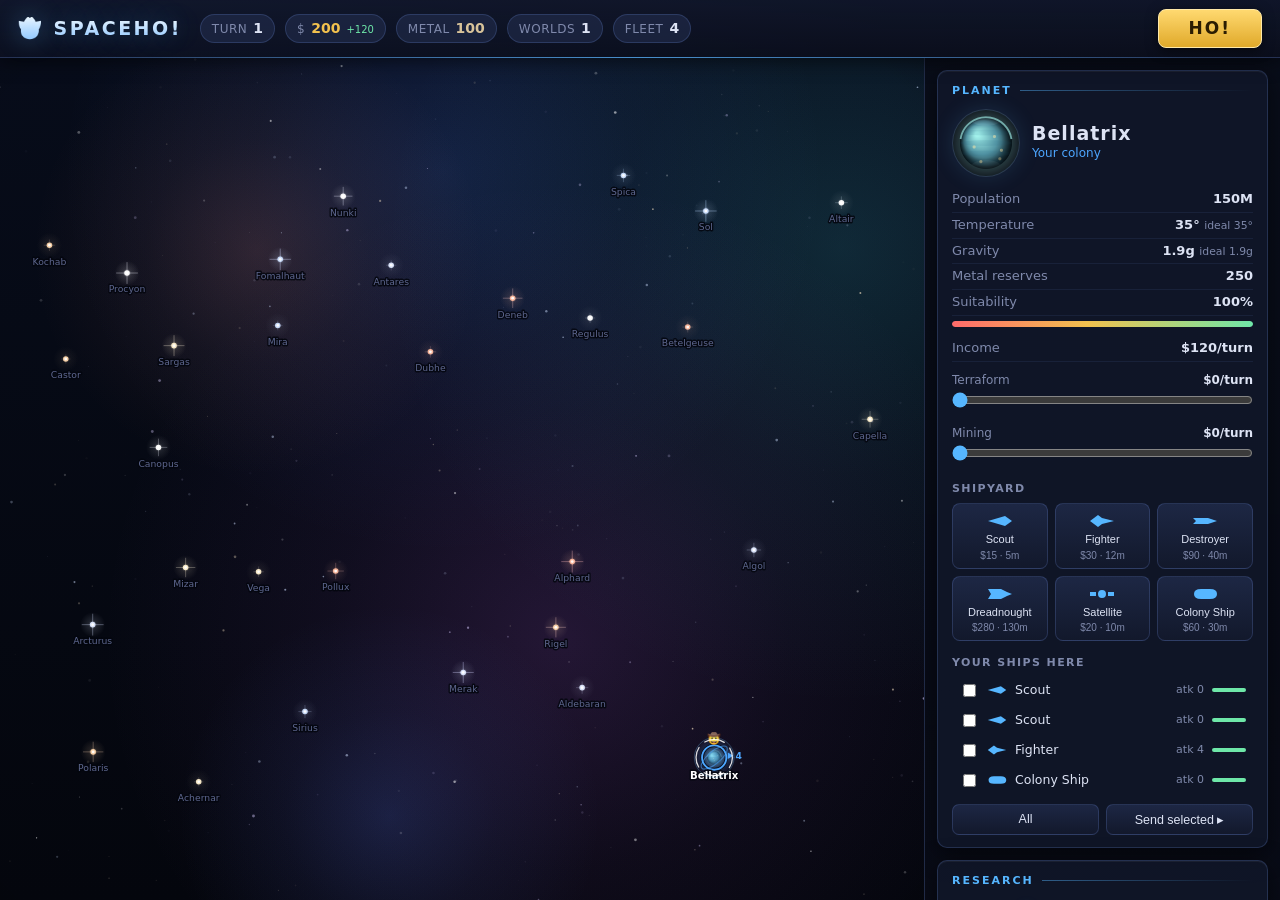
<file: index.html>
<!DOCTYPE html>
<html lang="en">
<head>
<!-- Generated from dev.html by build.js — edit the sources, not this file. -->
  <meta charset="utf-8">
  <meta name="viewport" content="width=device-width, initial-scale=1">
  <title>SpaceHo! — a Spaceward Ho! tribute</title>
  <style>
/* SpaceHo! — dark-space UI: glass panels, neon accents, gold "Ho!" button. */

:root {
  --bg: #05070f;
  --bg2: #0a0f1e;
  --panel: rgba(19, 25, 45, 0.72);
  --panel-solid: #131930;
  --panel-hi: rgba(38, 48, 82, 0.55);
  --border: rgba(94, 122, 190, 0.28);
  --border-hi: rgba(120, 190, 255, 0.6);
  --text: #dde3f4;
  --dim: #7f89ab;
  --accent: #56b6ff;
  --accent-dim: #2b6fa8;
  --gold: #f2c14e;
  --danger: #ff6b6b;
  --good: #6ee7a8;
  --shadow: 0 6px 24px rgba(0, 0, 0, 0.55);
}

* { box-sizing: border-box; }

html, body { height: 100%; }

body {
  margin: 0;
  color: var(--text);
  font: 14px/1.45 'Segoe UI', system-ui, -apple-system, sans-serif;
  display: flex;
  flex-direction: column;
  overflow: hidden;
  background:
    radial-gradient(1200px 700px at 15% -10%, #142244 0%, transparent 60%),
    radial-gradient(900px 600px at 90% 110%, #2a1740 0%, transparent 55%),
    var(--bg);
}

/* ---------- header ---------- */

header {
  display: flex;
  align-items: center;
  gap: 18px;
  padding: 9px 18px;
  background: linear-gradient(180deg, rgba(16, 22, 42, 0.95), rgba(11, 15, 30, 0.85));
  border-bottom: 1px solid var(--border);
  box-shadow: 0 2px 20px rgba(0, 0, 0, 0.6);
  position: relative;
  z-index: 5;
}

header::after {
  content: '';
  position: absolute;
  left: 0; right: 0; bottom: -1px;
  height: 1px;
  background: linear-gradient(90deg, transparent, rgba(86, 182, 255, 0.7), transparent);
}

header h1 {
  margin: 0;
  font-size: 19px;
  font-weight: 700;
  letter-spacing: 2.5px;
  text-transform: uppercase;
  background: linear-gradient(180deg, #ffffff, #8fc6ff);
  -webkit-background-clip: text;
  background-clip: text;
  color: transparent;
  text-shadow: 0 0 24px rgba(86, 182, 255, 0.35);
  white-space: nowrap;
}

#status { display: flex; gap: 10px; flex: 1; flex-wrap: wrap; }

.stat {
  display: inline-flex;
  align-items: baseline;
  gap: 6px;
  padding: 3px 11px;
  font-size: 12px;
  letter-spacing: 0.5px;
  text-transform: uppercase;
  color: var(--dim);
  background: var(--panel-hi);
  border: 1px solid var(--border);
  border-radius: 999px;
  white-space: nowrap;
}
.stat b { font-size: 14px; color: var(--text); letter-spacing: 0; }
.stat small { color: var(--good); letter-spacing: 0; text-transform: none; }
.stat.metal b { color: #d8c39a; }
.stat.money b { color: var(--gold); }

#ho-button {
  font: 700 17px/1 'Segoe UI', system-ui, sans-serif;
  letter-spacing: 2px;
  text-transform: uppercase;
  padding: 10px 30px;
  color: #2b1d02;
  background: linear-gradient(180deg, #ffd970, #e0a92a);
  border: 1px solid #ffe9a8;
  border-radius: 8px;
  cursor: pointer;
  box-shadow: 0 0 0 rgba(242, 193, 78, 0.7), 0 3px 12px rgba(0, 0, 0, 0.5);
  animation: hoPulse 2.6s ease-in-out infinite;
  transition: transform 0.12s ease, filter 0.12s ease;
}
#ho-button:hover { filter: brightness(1.12); transform: translateY(-1px); }
#ho-button:active { transform: translateY(1px); }
#ho-button:disabled { opacity: 0.45; cursor: default; animation: none; }

@keyframes hoPulse {
  0%, 100% { box-shadow: 0 0 0 0 rgba(242, 193, 78, 0.45), 0 3px 12px rgba(0,0,0,0.5); }
  50%      { box-shadow: 0 0 22px 3px rgba(242, 193, 78, 0.28), 0 3px 12px rgba(0,0,0,0.5); }
}

/* ---------- layout ---------- */

main { flex: 1; display: flex; min-height: 0; }

#map-wrap {
  flex: 1;
  position: relative;
  min-width: 0;
  background: #04060d;
  overflow: hidden;
}

#map { display: block; width: 100%; height: 100%; cursor: crosshair; }

/* vignette so the map edges fall away into darkness */
#map-wrap::after {
  content: '';
  position: absolute;
  inset: 0;
  pointer-events: none;
  background: radial-gradient(120% 120% at 50% 50%, transparent 55%, rgba(0, 0, 0, 0.65) 100%);
}

#flash {
  position: absolute;
  bottom: 22px;
  left: 50%;
  transform: translate(-50%, 10px);
  background: rgba(12, 18, 36, 0.94);
  border: 1px solid var(--border-hi);
  border-radius: 8px;
  padding: 9px 20px;
  font-size: 13px;
  letter-spacing: 0.3px;
  box-shadow: var(--shadow), 0 0 24px rgba(86, 182, 255, 0.18);
  opacity: 0;
  transition: opacity 0.25s ease, transform 0.25s ease;
  pointer-events: none;
  z-index: 3;
}
#flash.show { opacity: 1; transform: translate(-50%, 0); }
#flash.warn { border-color: var(--danger); box-shadow: var(--shadow), 0 0 24px rgba(255, 107, 107, 0.22); }

/* ---------- sidebar ---------- */

#sidebar {
  width: 356px;
  flex: 0 0 356px;
  overflow-y: auto;
  overflow-x: hidden;
  background: linear-gradient(180deg, rgba(10, 14, 28, 0.9), rgba(8, 11, 22, 0.95));
  border-left: 1px solid var(--border);
  padding: 12px;
  display: flex;
  flex-direction: column;
  gap: 12px;
}

section {
  background: var(--panel);
  border: 1px solid var(--border);
  border-radius: 10px;
  padding: 12px 14px;
  box-shadow: inset 0 1px 0 rgba(255, 255, 255, 0.05), var(--shadow);
}

h2 {
  margin: 0 0 10px;
  font-size: 11px;
  font-weight: 700;
  text-transform: uppercase;
  letter-spacing: 2px;
  color: var(--accent);
  display: flex;
  align-items: center;
  gap: 8px;
}
h2::after {
  content: '';
  flex: 1;
  height: 1px;
  background: linear-gradient(90deg, rgba(86, 182, 255, 0.45), transparent);
}

h3 {
  margin: 14px 0 6px;
  font-size: 11px;
  text-transform: uppercase;
  letter-spacing: 1.4px;
  color: var(--dim);
}

.dim { color: var(--dim); }

/* planet header with its rendered portrait */
.planet-head { display: flex; align-items: center; gap: 12px; margin-bottom: 10px; }
#planet-portrait {
  width: 68px; height: 68px;
  flex: 0 0 68px;
  border-radius: 50%;
  background: #05070f;
  box-shadow: 0 0 22px rgba(86, 182, 255, 0.14), inset 0 0 0 1px var(--border);
}
.planet-title { min-width: 0; }
.planet-title .name {
  font-size: 19px;
  font-weight: 600;
  letter-spacing: 1px;
  line-height: 1.15;
}
.planet-title .sub { font-size: 12px; color: var(--dim); }

.kv {
  display: flex;
  justify-content: space-between;
  gap: 10px;
  padding: 3px 0;
  border-bottom: 1px solid rgba(94, 122, 190, 0.12);
  font-size: 13px;
}
.kv:last-of-type { border-bottom: none; }
.kv > span { color: var(--dim); }
.kv small { color: var(--dim); font-weight: 400; }

/* horizontal gauge used for suitability */
.gauge {
  height: 6px;
  border-radius: 3px;
  background: rgba(0, 0, 0, 0.45);
  overflow: hidden;
  margin: 5px 0 9px;
  box-shadow: inset 0 0 0 1px rgba(94, 122, 190, 0.18);
}
.gauge > i {
  display: block;
  height: 100%;
  border-radius: 3px;
  background: linear-gradient(90deg, #ff6b6b, #f2c14e 45%, #6ee7a8);
  transition: width 0.35s ease;
}

.slider-row { margin: 10px 0; }
.slider-row label {
  display: flex;
  justify-content: space-between;
  font-size: 12px;
  color: var(--dim);
  margin-bottom: 2px;
}
.slider-row label b { color: var(--text); font-weight: 600; }

input[type="range"] {
  width: 100%;
  height: 18px;
  margin: 0;
  accent-color: var(--accent);
  background: transparent;
  cursor: pointer;
}

/* shipyard */
.build-buttons { display: grid; grid-template-columns: 1fr 1fr 1fr; gap: 7px; }
button.build {
  display: flex;
  flex-direction: column;
  align-items: center;
  gap: 3px;
  background: linear-gradient(180deg, rgba(31, 41, 72, 0.9), rgba(19, 25, 45, 0.9));
  color: var(--text);
  border: 1px solid var(--border);
  border-radius: 8px;
  padding: 8px 3px 6px;
  cursor: pointer;
  font-size: 11px;
  line-height: 1.2;
  transition: transform 0.12s ease, border-color 0.12s ease, box-shadow 0.12s ease;
}
button.build svg { width: 26px; height: 18px; color: var(--accent); }
button.build small { color: var(--dim); font-size: 10px; }
button.build:hover {
  border-color: var(--border-hi);
  transform: translateY(-2px);
  box-shadow: 0 4px 14px rgba(0, 0, 0, 0.5), 0 0 18px rgba(86, 182, 255, 0.14);
}
button.build:active { transform: translateY(0); }

.queue { margin-top: 9px; font-size: 12px; color: var(--dim); }
.queue-item {
  display: inline-flex;
  align-items: center;
  gap: 5px;
  background: rgba(31, 41, 72, 0.85);
  border: 1px solid var(--border);
  border-radius: 999px;
  padding: 2px 9px;
  margin: 3px 3px 0 0;
  cursor: pointer;
  color: var(--text);
  transition: border-color 0.12s ease, color 0.12s ease;
}
.queue-item:hover { border-color: var(--danger); color: var(--danger); }

/* fleet list */
.fleet { display: flex; flex-direction: column; gap: 3px; max-height: 190px; overflow-y: auto; }
.ship {
  display: flex;
  align-items: center;
  gap: 8px;
  font-size: 12.5px;
  padding: 3px 6px;
  border-radius: 6px;
  border: 1px solid transparent;
  cursor: pointer;
  transition: background 0.12s ease, border-color 0.12s ease;
}
.ship:hover { background: var(--panel-hi); border-color: var(--border); }
.ship svg { width: 20px; height: 14px; color: var(--accent); flex: 0 0 20px; }
.ship.immobile { color: var(--dim); cursor: default; }
.ship.immobile svg { color: var(--dim); }
.ship small { color: var(--dim); margin-left: auto; font-size: 11px; white-space: nowrap; }

.hpbar {
  width: 34px;
  height: 4px;
  border-radius: 2px;
  background: rgba(0, 0, 0, 0.5);
  overflow: hidden;
  flex: 0 0 34px;
}
.hpbar > i { display: block; height: 100%; background: var(--good); }
.hpbar > i.hurt { background: var(--gold); }
.hpbar > i.crit { background: var(--danger); }

.fleet-actions { display: flex; gap: 7px; margin-top: 10px; }
.fleet-actions button {
  flex: 1;
  background: linear-gradient(180deg, rgba(31, 41, 72, 0.9), rgba(19, 25, 45, 0.9));
  color: var(--text);
  border: 1px solid var(--border);
  border-radius: 7px;
  padding: 7px 5px;
  cursor: pointer;
  font-size: 12.5px;
  transition: border-color 0.12s ease, background 0.12s ease;
}
.fleet-actions button:hover { border-color: var(--border-hi); }
.fleet-actions button.active {
  background: linear-gradient(180deg, #6cc0ff, #2f8fd8);
  border-color: #a8dcff;
  color: #04121f;
  font-weight: 700;
  animation: hoPulse 1.6s ease-in-out infinite;
}

/* research */
.tech-row {
  display: grid;
  grid-template-columns: 58px 20px 1fr 74px 34px;
  align-items: center;
  gap: 7px;
  padding: 4px 0;
  font-size: 11.5px;
}
.tech-name { color: var(--dim); text-transform: uppercase; letter-spacing: 0.6px; }
.tech-level {
  text-align: center;
  font-weight: 700;
  color: var(--accent);
  text-shadow: 0 0 10px rgba(86, 182, 255, 0.5);
}
.bar {
  height: 7px;
  background: rgba(0, 0, 0, 0.45);
  border-radius: 4px;
  overflow: hidden;
  box-shadow: inset 0 0 0 1px rgba(94, 122, 190, 0.18);
}
.bar-fill {
  height: 100%;
  width: 0;
  border-radius: 4px;
  background: linear-gradient(90deg, var(--accent-dim), var(--accent));
  box-shadow: 0 0 10px rgba(86, 182, 255, 0.5);
  transition: width 0.35s ease;
}
.tech-spend { text-align: right; color: var(--dim); }
.tech-row input[type="range"] { height: 14px; }

/* reports */
#messages { max-height: 180px; overflow-y: auto; }
.msg {
  padding: 4px 0 4px 10px;
  font-size: 12.5px;
  border-left: 2px solid var(--border);
  border-bottom: 1px solid rgba(94, 122, 190, 0.12);
  animation: msgIn 0.35s ease both;
}
.msg:last-child { border-bottom: none; }
.msg.battle { border-left-color: var(--danger); }
.msg.good { border-left-color: var(--good); }
.msg.tech { border-left-color: var(--accent); }

@keyframes msgIn {
  from { opacity: 0; transform: translateX(-6px); }
  to   { opacity: 1; transform: none; }
}

#help p { margin: 0; font-size: 11.5px; color: var(--dim); line-height: 1.55; }
#help kbd {
  background: var(--panel-hi);
  border: 1px solid var(--border);
  border-radius: 4px;
  padding: 0 5px;
  font: inherit;
  color: var(--text);
}

/* empire standings */
.empire {
  display: flex;
  align-items: center;
  gap: 8px;
  font-size: 12.5px;
  padding: 3px 0;
}
.empire .dot {
  width: 9px; height: 9px;
  border-radius: 50%;
  flex: 0 0 9px;
  box-shadow: 0 0 8px currentColor;
}
.empire .who { flex: 1; }
.empire.dead { opacity: 0.4; text-decoration: line-through; }
.empire b { color: var(--text); }

/* ---------- game over ---------- */

#gameover {
  position: fixed;
  inset: 0;
  display: none;
  align-items: center;
  justify-content: center;
  background: rgba(2, 4, 10, 0.82);
  backdrop-filter: blur(6px);
  z-index: 20;
}
#gameover.show { display: flex; }
#gameover .panel {
  background: linear-gradient(180deg, rgba(24, 32, 60, 0.95), rgba(12, 17, 34, 0.95));
  border: 1px solid var(--border-hi);
  border-radius: 16px;
  padding: 40px 56px;
  text-align: center;
  box-shadow: 0 20px 70px rgba(0, 0, 0, 0.7), 0 0 60px rgba(86, 182, 255, 0.15);
  animation: panelIn 0.45s cubic-bezier(0.2, 0.9, 0.3, 1.3) both;
}
@keyframes panelIn {
  from { opacity: 0; transform: scale(0.9) translateY(14px); }
  to   { opacity: 1; transform: none; }
}
#gameover h1 {
  margin: 0 0 8px;
  font-size: 30px;
  letter-spacing: 2px;
}
#gameover p { margin: 0 0 22px; color: var(--dim); font-size: 13px; }
#new-game {
  font: 700 15px/1 'Segoe UI', system-ui, sans-serif;
  letter-spacing: 1.5px;
  text-transform: uppercase;
  padding: 11px 30px;
  background: linear-gradient(180deg, #ffd970, #e0a92a);
  color: #2b1d02;
  border: 1px solid #ffe9a8;
  border-radius: 8px;
  cursor: pointer;
}
#new-game:hover { filter: brightness(1.1); }

/* ---------- scrollbars ---------- */

::-webkit-scrollbar { width: 9px; height: 9px; }
::-webkit-scrollbar-track { background: transparent; }
::-webkit-scrollbar-thumb {
  background: rgba(94, 122, 190, 0.35);
  border-radius: 5px;
}
::-webkit-scrollbar-thumb:hover { background: rgba(120, 190, 255, 0.55); }

/* ---------- narrow screens ---------- */

@media (max-width: 900px) {
  main { flex-direction: column; }
  #sidebar { width: auto; flex: 1 1 auto; border-left: none; border-top: 1px solid var(--border); }
  #map-wrap { flex: 0 0 46vh; }
  header { flex-wrap: wrap; gap: 10px; }
}
</style>
</head>
<body>
  <header>
    <h1>🤠 SpaceHo!</h1>
    <div id="status"></div>
    <button id="ho-button" title="End turn (Enter)">Ho!</button>
  </header>

  <main>
    <div id="map-wrap">
      <canvas id="map"></canvas>
      <div id="flash"></div>
    </div>
    <aside id="sidebar">
      <section id="planet"></section>
      <section id="tech"></section>
      <section id="empires"></section>
      <section id="reports">
        <h2>Reports</h2>
        <div id="messages"></div>
      </section>
      <section id="help">
        <h2>How to play</h2>
        <p>Grow colonies, terraform worlds toward your ideal temperature, mine
        metal, fund research, and build fleets. Send a colony ship to an
        uninhabited star to settle it; send warships to bombard enemy worlds.
        Eliminate every rival empire to win.<br><br>
        <kbd>Enter</kbd> ends your turn · <kbd>Esc</kbd> cancels a fleet order ·
        right-click the map to cancel targeting.</p>
      </section>
    </aside>
  </main>

  <div id="gameover">
    <div class="panel">
      <h1></h1>
      <p></p>
      <button id="new-game">New Game</button>
    </div>
  </div>

  <script>
// Static game data: constants, ship types, tech definitions.
'use strict';

const DATA = {
  GALAXY: {
    numStars: 30,
    width: 1000,
    height: 760,
    minStarDist: 70,
  },

  PLAYERS: {
    colors: ['#4da6ff', '#ff5050', '#66dd66', '#ffcc33', '#cc66ff', '#ff9944'],
    names: ['You', 'Zorgon', 'Krell', 'Vexis', 'Moltar', 'Quill'],
  },

  ECONOMY: {
    incomePerPop: 0.8,        // $ per million population per turn (at suitability 1)
    popGrowthRate: 0.10,      // fraction of pop per turn toward capacity
    basePopCapacity: 400,     // millions, scaled by suitability
    terraformCostPerDegree: 8,// $ to move temperature 1 unit toward ideal
    miningYield: 0.5,         // metal per $ spent (while reserves last)
    metalSellPrice: 1.0,      // $ per metal when selling surplus
    metalBuyPrice: 2.5,       // $ per metal bought on the galactic market
    bombardPopKill: 4,        // pop (millions) killed per point of orbiting attack per turn
    startingMoney: 200,
    startingMetal: 100,
    homePop: 150,
    homeMetal: 250,
  },

  // Tech: levels start at 1. Cost of going from level L to L+1 is
  // baseCost * L * radicalDiscount. Radical makes other research cheaper.
  TECH: {
    range:   { name: 'Range',   baseCost: 120, desc: 'How far ships can travel from friendly planets' },
    speed:   { name: 'Speed',   baseCost: 120, desc: 'How fast ships travel' },
    weapons: { name: 'Weapons', baseCost: 100, desc: 'Ship attack strength' },
    shields: { name: 'Shields', baseCost: 100, desc: 'Ship hit points' },
    mini:    { name: 'Mini',    baseCost: 140, desc: 'Miniaturization: cheaper ships' },
    radical: { name: 'Radical', baseCost: 200, desc: 'Makes all other research cheaper' },
  },
  TECH_KEYS: ['range', 'speed', 'weapons', 'shields', 'mini', 'radical'],
  RADICAL_DISCOUNT: 0.92,   // research cost multiplier per radical level
  MINI_DISCOUNT: 0.94,      // ship cost multiplier per mini level

  // Ship stats scale with the owner's tech at build time.
  // attack = atk * weapons level, hp = hp * shields level,
  // speed (dist/turn) = spd * (1 + 0.5*(speed level - 1)),
  // range = rng * (1 + 0.5*(range level - 1)).
  SHIPS: {
    scout:      { name: 'Scout',       cost: 15,  metal: 5,   atk: 0,  hp: 4,   spd: 90, rng: 220, mobile: true,  colony: false },
    fighter:    { name: 'Fighter',     cost: 30,  metal: 12,  atk: 4,  hp: 8,   spd: 70, rng: 170, mobile: true,  colony: false },
    destroyer:  { name: 'Destroyer',   cost: 90,  metal: 40,  atk: 12, hp: 26,  spd: 60, rng: 170, mobile: true,  colony: false },
    dreadnought:{ name: 'Dreadnought', cost: 280, metal: 130, atk: 38, hp: 90,  spd: 50, rng: 170, mobile: true,  colony: false },
    satellite:  { name: 'Satellite',   cost: 20,  metal: 10,  atk: 5,  hp: 14,  spd: 0,  rng: 0,   mobile: false, colony: false },
    colony:     { name: 'Colony Ship', cost: 60,  metal: 30,  atk: 0,  hp: 6,   spd: 60, rng: 170, mobile: true,  colony: true },
  },
  SHIP_KEYS: ['scout', 'fighter', 'destroyer', 'dreadnought', 'satellite', 'colony'],
};

if (typeof module !== 'undefined') module.exports = DATA;
</script>
  <script>
// Core game model: galaxy, players, economy, tech, fleets, combat, turns.
// No DOM access here so it can be tested headless.
'use strict';

if (typeof require !== 'undefined' && typeof DATA === 'undefined') {
  global.DATA = require('./data.js');
}

const STAR_NAMES = [
  'Sol', 'Altair', 'Vega', 'Rigel', 'Deneb', 'Antares', 'Sirius', 'Procyon',
  'Capella', 'Castor', 'Pollux', 'Arcturus', 'Spica', 'Regulus', 'Mizar',
  'Polaris', 'Betelgeuse', 'Aldebaran', 'Fomalhaut', 'Canopus', 'Achernar',
  'Bellatrix', 'Alphard', 'Algol', 'Mira', 'Nunki', 'Sargas', 'Kochab',
  'Dubhe', 'Merak', 'Alioth', 'Thuban', 'Rastaban', 'Sadr', 'Atria',
  'Hamal', 'Diphda', 'Naos', 'Wezen', 'Adhara',
];

// Mulberry32 PRNG for reproducible galaxies.
function makeRng(seed) {
  let s = seed >>> 0;
  return function () {
    s = (s + 0x6D2B79F5) >>> 0;
    let t = s;
    t = Math.imul(t ^ (t >>> 15), t | 1);
    t ^= t + Math.imul(t ^ (t >>> 7), t | 61);
    return ((t ^ (t >>> 14)) >>> 0) / 4294967296;
  };
}

function dist(a, b) {
  return Math.hypot(a.x - b.x, a.y - b.y);
}

class Game {
  constructor(seed, numPlayers) {
    this.seed = seed;
    this.rng = makeRng(seed);
    this.turn = 1;
    this.nextShipId = 1;
    this.messages = [];   // messages for the human player, cleared each turn
    this.events = [];     // {type, starId} for the renderer, cleared each turn
    this.winner = null;
    this.makeGalaxy();
    this.makePlayers(numPlayers);
    this.ships = [];
    for (const p of this.players) this.spawnHomeFleet(p);
    for (const p of this.players) this.updateKnowledge(p);
  }

  // ---------- setup ----------

  makeGalaxy() {
    const g = DATA.GALAXY;
    const rng = this.rng;
    this.stars = [];
    let guard = 0;
    while (this.stars.length < g.numStars && guard++ < 5000) {
      const s = {
        x: 50 + rng() * (g.width - 100),
        y: 50 + rng() * (g.height - 100),
      };
      if (this.stars.some((o) => dist(o, s) < g.minStarDist)) continue;
      s.id = this.stars.length;
      s.name = STAR_NAMES[s.id % STAR_NAMES.length];
      s.temp = Math.round(rng() * 100);            // 0 (frozen) .. 100 (molten)
      s.gravity = Math.round((0.3 + rng() * 2.2) * 10) / 10; // 0.3 .. 2.5 g
      s.metal = Math.round(50 + rng() * 450);      // mineable reserves
      s.owner = -1;
      s.pop = 0;            // millions
      s.terraformBudget = 0; // $ per turn
      s.miningBudget = 0;    // $ per turn
      s.queue = [];          // ship types under construction
      this.stars.push(s);
    }
  }

  makePlayers(numPlayers) {
    const E = DATA.ECONOMY;
    this.players = [];
    // Pick well-separated homeworlds.
    const homes = [];
    const candidates = [...this.stars];
    for (let i = 0; i < numPlayers; i++) {
      let best = null;
      let bestScore = -1;
      for (const s of candidates) {
        if (homes.includes(s)) continue;
        const score = homes.length
          ? Math.min(...homes.map((h) => dist(h, s)))
          : dist(s, { x: 0, y: 0 });
        if (score > bestScore) { bestScore = score; best = s; }
      }
      homes.push(best);
    }
    for (let i = 0; i < numPlayers; i++) {
      const home = homes[i];
      const p = {
        id: i,
        name: DATA.PLAYERS.names[i],
        color: DATA.PLAYERS.colors[i],
        isAI: i !== 0,
        alive: true,
        money: E.startingMoney,
        metal: E.startingMetal,
        idealTemp: home.temp,
        idealGravity: home.gravity,
        tech: { range: 1, speed: 1, weapons: 1, shields: 1, mini: 1, radical: 1 },
        techProgress: { range: 0, speed: 0, weapons: 0, shields: 0, mini: 0, radical: 0 },
        techFunding: { range: 0, speed: 0, weapons: 0, shields: 0, mini: 0, radical: 0 },
        known: this.stars.map(() => null), // per-star last-seen snapshot
        homeId: home.id,
      };
      home.owner = i;
      home.pop = E.homePop;
      home.metal = E.homeMetal;
      this.players.push(p);
    }
  }

  spawnHomeFleet(p) {
    const home = this.stars[p.homeId];
    this.addShip(p, 'scout', home.id);
    this.addShip(p, 'scout', home.id);
    this.addShip(p, 'fighter', home.id);
    this.addShip(p, 'colony', home.id);
  }

  // ---------- ships ----------

  shipStats(player, type) {
    const d = DATA.SHIPS[type];
    const t = player.tech;
    return {
      atk: d.atk * t.weapons,
      hp: d.hp * t.shields,
      spd: d.spd * (1 + 0.5 * (t.speed - 1)),
      rng: d.rng * (1 + 0.5 * (t.range - 1)),
    };
  }

  shipCost(player, type) {
    const d = DATA.SHIPS[type];
    const m = Math.pow(DATA.MINI_DISCOUNT, player.tech.mini - 1);
    return { money: Math.ceil(d.cost * m), metal: Math.ceil(d.metal * m) };
  }

  addShip(player, type, starId) {
    const s = this.shipStats(player, type);
    const ship = {
      id: this.nextShipId++,
      owner: player.id,
      type,
      atk: s.atk,
      hp: s.hp,
      maxHp: s.hp,
      spd: s.spd,
      rng: s.rng,
      at: starId,    // star id when parked, null while moving
      move: null,    // {from, to, total, traveled} while in transit
      goal: null,    // final ordered destination (colony ships settle there)
    };
    this.ships.push(ship);
    return ship;
  }

  shipsAt(starId, ownerId) {
    return this.ships.filter(
      (sh) => sh.at === starId && (ownerId === undefined || sh.owner === ownerId)
    );
  }

  buildShip(player, starId, type) {
    const star = this.stars[starId];
    if (star.owner !== player.id) return 'Not your planet';
    const cost = this.shipCost(player, type);
    // Metal shortfalls are covered by buying on the galactic market.
    const shortfall = Math.max(0, cost.metal - player.metal);
    const totalMoney = cost.money + shortfall * DATA.ECONOMY.metalBuyPrice;
    if (player.money < totalMoney) {
      return shortfall > 0
        ? `Need $${Math.ceil(totalMoney)} (includes ${Math.ceil(shortfall)} metal bought at market price)`
        : 'Not enough money';
    }
    player.money -= totalMoney;
    player.metal = Math.max(0, player.metal - cost.metal);
    star.queue.push(type);
    return null;
  }

  cancelBuild(player, starId, index) {
    const star = this.stars[starId];
    if (star.owner !== player.id || index >= star.queue.length) return;
    const type = star.queue.splice(index, 1)[0];
    const cost = this.shipCost(player, type);
    player.money += cost.money;
    player.metal += cost.metal;
  }

  // Returns null on success, error string otherwise. goalId is the final
  // destination (differs from destId when the AI routes a multi-hop trip);
  // colony ships only settle at their goal, not at waypoints.
  sendShips(shipIds, destId, goalId = destId) {
    const dest = this.stars[destId];
    const ships = this.ships.filter((sh) => shipIds.includes(sh.id));
    for (const sh of ships) {
      if (sh.at === null) return 'Ship already in transit';
      if (!DATA.SHIPS[sh.type].mobile) return `${DATA.SHIPS[sh.type].name}s cannot move`;
      const d = dist(this.stars[sh.at], dest);
      if (d > sh.rng) return 'Destination out of range';
    }
    for (const sh of ships) {
      sh.goal = goalId;
      if (sh.at === destId) continue;
      sh.move = { from: sh.at, to: destId, total: dist(this.stars[sh.at], dest), traveled: 0 };
      sh.at = null;
    }
    return null;
  }

  recallShip(ship) {
    // Turn a ship around mid-flight (or before departure).
    if (!ship.move) return;
    const m = ship.move;
    ship.goal = m.from;
    if (m.traveled === 0) {
      ship.at = m.from;
      ship.move = null;
    } else {
      ship.move = { from: m.to, to: m.from, total: m.total, traveled: m.total - m.traveled };
    }
  }

  // ---------- suitability & economy ----------

  suitability(player, star) {
    const tempF = Math.max(0, 1 - Math.abs(star.temp - player.idealTemp) / 50);
    const gravF = Math.max(0, 1 - Math.abs(star.gravity - player.idealGravity) / 1.5);
    return tempF * gravF;
  }

  planetIncome(player, star) {
    return star.pop * DATA.ECONOMY.incomePerPop * this.suitability(player, star);
  }

  playerIncome(player) {
    let sum = 0;
    for (const s of this.stars) {
      if (s.owner === player.id) sum += this.planetIncome(player, s);
    }
    return sum;
  }

  techLevelCost(player, key) {
    const rad = Math.pow(DATA.RADICAL_DISCOUNT, player.tech.radical - 1);
    return DATA.TECH[key].baseCost * player.tech[key] * (key === 'radical' ? 1 : rad);
  }

  // ---------- turn resolution ----------

  endTurn() {
    this.messages = [];
    this.events = [];
    for (const p of this.players) {
      if (!p.alive) continue;
      this.collectAndSpend(p);
    }
    this.completeBuilds();
    this.moveShips();
    // Record intel on arrival, before combat: even a scout that dies in the
    // ensuing battle gets its last transmission out.
    for (const p of this.players) if (p.alive) this.updateKnowledge(p);
    this.resolveCombat();
    this.bombardAndColonize();
    this.growPopulation();
    this.attritPlanetlessFleets();
    for (const p of this.players) if (p.alive) this.advanceTech(p);
    for (const p of this.players) if (p.alive) this.updateKnowledge(p);
    this.checkVictory();
    this.turn++;
  }

  collectAndSpend(p) {
    const E = DATA.ECONOMY;
    p.money += this.playerIncome(p);
    // Research funding.
    for (const key of DATA.TECH_KEYS) {
      const spend = Math.min(p.techFunding[key], Math.max(0, p.money));
      p.money -= spend;
      p.techProgress[key] += spend;
    }
    // Per-planet terraforming and mining.
    for (const s of this.stars) {
      if (s.owner !== p.id) continue;
      if (s.terraformBudget > 0 && s.temp !== p.idealTemp) {
        const maxDegrees = Math.abs(s.temp - p.idealTemp);
        const affordable = Math.min(s.terraformBudget, p.money);
        const degrees = Math.min(maxDegrees, affordable / E.terraformCostPerDegree);
        p.money -= degrees * E.terraformCostPerDegree;
        s.temp += Math.sign(p.idealTemp - s.temp) * degrees;
        if (Math.abs(s.temp - p.idealTemp) < 0.01) s.temp = p.idealTemp;
      }
      if (s.miningBudget > 0 && s.metal > 0) {
        const affordable = Math.min(s.miningBudget, p.money);
        const mined = Math.min(s.metal, affordable * E.miningYield);
        p.money -= mined / E.miningYield;
        s.metal -= mined;
        p.metal += mined;
      }
    }
  }

  completeBuilds() {
    for (const s of this.stars) {
      if (s.owner < 0) { s.queue = []; continue; }
      const p = this.players[s.owner];
      for (const type of s.queue) this.addShip(p, type, s.id);
      if (s.queue.length && s.owner === 0) {
        this.messages.push(`${s.name}: ${s.queue.length} ship(s) completed.`);
      }
      s.queue = [];
    }
  }

  moveShips() {
    for (const sh of this.ships) {
      if (!sh.move) continue;
      sh.move.traveled += sh.spd;
      if (sh.move.traveled >= sh.move.total) {
        sh.at = sh.move.to;
        sh.move = null;
      }
    }
  }

  resolveCombat() {
    for (const star of this.stars) {
      const present = this.ships.filter((sh) => sh.at === star.id);
      const owners = [...new Set(present.map((sh) => sh.owner))];
      if (owners.length < 2) continue;
      if (!present.some((sh) => sh.atk > 0)) continue; // nobody armed
      const before = present.length;
      let rounds = 0;
      let combatants = present.slice();
      while (rounds++ < 60) {
        const live = combatants.filter((sh) => sh.hp > 0);
        const liveOwners = [...new Set(live.map((sh) => sh.owner))];
        if (liveOwners.length < 2) break;
        if (!live.some((sh) => sh.atk > 0)) break;
        // Everyone fires simultaneously at a random enemy ship.
        const dmg = new Map();
        for (const sh of live) {
          if (sh.atk <= 0) continue;
          const enemies = live.filter((e) => e.owner !== sh.owner);
          const target = enemies[Math.floor(this.rng() * enemies.length)];
          dmg.set(target, (dmg.get(target) || 0) + sh.atk);
        }
        for (const [target, d] of dmg) target.hp -= d;
      }
      const dead = combatants.filter((sh) => sh.hp <= 0);
      this.ships = this.ships.filter((sh) => sh.hp > 0);
      const survivors = this.ships.filter((sh) => sh.at === star.id);
      const humanInvolved = owners.includes(0);
      this.events.push({ type: 'battle', starId: star.id, losses: dead.length });
      if (humanInvolved) {
        const myLost = dead.filter((sh) => sh.owner === 0).length;
        const theirLost = dead.length - myLost;
        const holder = survivors.length
          ? this.players[survivors[0].owner].name
          : 'no one';
        this.messages.push(
          `Battle at ${star.name}: you lost ${myLost}, enemy lost ${theirLost}. ` +
          `${holder === 'You' ? 'You hold' : holder + ' holds'} the system.`
        );
      }
      void before;
    }
  }

  bombardAndColonize() {
    const E = DATA.ECONOMY;
    for (const star of this.stars) {
      const present = this.ships.filter((sh) => sh.at === star.id);
      const owners = [...new Set(present.map((sh) => sh.owner))];
      // Bombardment: enemy warships orbit a planet with no defending ships.
      if (star.owner >= 0 && owners.length === 1 && owners[0] !== star.owner) {
        const atk = present.reduce((a, sh) => a + sh.atk, 0);
        if (atk > 0) {
          const kill = Math.min(star.pop, atk * E.bombardPopKill / 10);
          star.pop -= kill;
          this.events.push({ type: 'bombard', starId: star.id });
          if (star.owner === 0 || owners[0] === 0) {
            this.messages.push(
              `${this.players[owners[0]].name === 'You' ? 'Your fleet is bombarding' :
                this.players[owners[0]].name + ' is bombarding'} ${star.name} ` +
              `(population ${star.pop.toFixed(0)}M).`
            );
          }
          if (star.pop <= 0.5) {
            star.pop = 0;
            if (star.owner === 0) this.messages.push(`${star.name} has been wiped out!`);
            star.owner = -1;
            star.queue = [];
            star.terraformBudget = 0;
            star.miningBudget = 0;
          }
        }
      }
      // Colonization: a lone player's colony ship at an unowned planet settles
      // it, but only if this planet was its ordered destination (so waypoint
      // stops on a longer journey are not settled by accident).
      if (star.owner < 0 && owners.length === 1) {
        const colony = present.find(
          (sh) => sh.type === 'colony' && (sh.goal === null || sh.goal === star.id)
        );
        if (colony) {
          const p = this.players[colony.owner];
          star.owner = p.id;
          star.pop = 10;
          this.ships = this.ships.filter((sh) => sh !== colony);
          this.events.push({ type: 'colony', starId: star.id, owner: p.id });
          if (p.id === 0) this.messages.push(`Colony established at ${star.name}!`);
        }
      }
    }
  }

  growPopulation() {
    const E = DATA.ECONOMY;
    for (const s of this.stars) {
      if (s.owner < 0) continue;
      const p = this.players[s.owner];
      const suit = this.suitability(p, s);
      const capacity = Math.max(20, E.basePopCapacity * suit);
      if (suit <= 0.05) {
        s.pop -= s.pop * 0.05; // hostile world: population dwindles
      } else {
        s.pop += E.popGrowthRate * s.pop * suit * (1 - s.pop / capacity);
      }
      if (s.pop < 0.5 && s.id !== p.homeId) {
        s.pop = 0;
        s.owner = -1;
        s.queue = [];
      }
    }
  }

  // Fleets whose empire holds no planets run out of supplies and decay,
  // so a wiped-out player can't haunt the galaxy forever. Colony ships get
  // a grace period to find a new home.
  attritPlanetlessFleets() {
    for (const p of this.players) {
      if (!p.alive || this.stars.some((s) => s.owner === p.id)) continue;
      for (const sh of this.ships) {
        if (sh.owner !== p.id) continue;
        sh.hp -= sh.maxHp * (sh.type === 'colony' ? 0.08 : 0.2);
      }
      this.ships = this.ships.filter((sh) => sh.hp > 0);
    }
  }

  advanceTech(p) {
    for (const key of DATA.TECH_KEYS) {
      let cost = this.techLevelCost(p, key);
      while (p.techProgress[key] >= cost) {
        p.techProgress[key] -= cost;
        p.tech[key]++;
        if (p.id === 0) {
          this.messages.push(`${DATA.TECH[key].name} research reached level ${p.tech[key]}!`);
        }
        cost = this.techLevelCost(p, key);
      }
    }
  }

  updateKnowledge(p) {
    for (const s of this.stars) {
      const visible = s.owner === p.id || this.ships.some(
        (sh) => sh.owner === p.id && (sh.at === s.id ||
          (sh.move && (sh.move.to === s.id) && sh.move.total - sh.move.traveled < 1))
      );
      if (visible) {
        p.known[s.id] = {
          turn: this.turn,
          owner: s.owner,
          pop: s.pop,
          temp: s.temp,
          gravity: s.gravity,
          metal: s.metal,
        };
      }
    }
  }

  playerAlive(p) {
    return this.stars.some((s) => s.owner === p.id) ||
      this.ships.some((sh) => sh.owner === p.id && sh.type === 'colony');
  }

  checkVictory() {
    for (const p of this.players) {
      if (p.alive && !this.playerAlive(p)) {
        p.alive = false;
        this.ships = this.ships.filter((sh) => sh.owner !== p.id);
        this.messages.push(`${p.name} ${p.id === 0 ? 'have' : 'has'} been eliminated!`);
      }
    }
    const alive = this.players.filter((p) => p.alive);
    if (alive.length === 1) this.winner = alive[0];
    else if (alive.length === 0) this.winner = { name: 'No one', id: -1 };
  }
}

if (typeof module !== 'undefined') module.exports = { Game, makeRng, dist, STAR_NAMES };
</script>
  <script>
// AI opponents: economy management, expansion, scouting, and warfare.
'use strict';

if (typeof require !== 'undefined' && typeof DATA === 'undefined') {
  global.DATA = require('./data.js');
}

function aiTakeTurn(game, p) {
  const myStars = game.stars.filter((s) => s.owner === p.id);
  // Colony ships keep seeking a home even if the empire has lost all planets.
  aiMoveColonyShips(game, p, myStars.length === 0);
  if (!myStars.length) return;
  const income = game.playerIncome(p);

  aiSetResearch(game, p, income);
  aiSetPlanetBudgets(game, p, myStars);
  aiBuild(game, p, myStars, income);
  aiMoveScouts(game, p);
  aiMoveWarships(game, p, myStars);
}

function aiSetResearch(game, p, income) {
  // Spend a third of income on research, plus a slice of any cash stockpile.
  const budget = income * 0.35 + Math.max(0, p.money - 500) * 0.08;
  const weights = { range: 1, speed: 1, weapons: 1.3, shields: 1.3, mini: 0.7, radical: 0.9 };
  const total = Object.values(weights).reduce((a, b) => a + b, 0);
  for (const key of DATA.TECH_KEYS) {
    p.techFunding[key] = (budget * weights[key]) / total;
  }
}

function aiSetPlanetBudgets(game, p, myStars) {
  for (const s of myStars) {
    s.terraformBudget = s.temp !== p.idealTemp ? 25 : 0;
    s.miningBudget = s.metal > 0 && p.metal < 400 ? 30 : 0;
  }
}

// How good a planet could become for p after terraforming temperature.
function aiPotential(game, p, star) {
  return Math.max(0, 1 - Math.abs(star.gravity - p.idealGravity) / 1.5);
}

function aiBuild(game, p, myStars, income) {
  const richest = myStars.reduce((a, b) => (b.pop > a.pop ? b : a));
  const myShips = game.ships.filter((sh) => sh.owner === p.id);
  // Old ships keep the stats they were built with; only count colony ships
  // and scouts that are reasonably close to current tech, so obsolete hulls
  // don't block replacements.
  const currentRng = game.shipStats(p, 'colony').rng;
  const colonyShips = myShips.filter(
    (sh) => sh.type === 'colony' && sh.rng >= currentRng * 0.7
  ).length;
  const warships = myShips.filter((sh) => sh.atk > 0 && DATA.SHIPS[sh.type].mobile).length;
  const scouts = myShips.filter((sh) => sh.type === 'scout').length;

  // Keep a colony ship in the pipeline while there are targets to settle.
  if (colonyShips < 2 && aiBestColonyTarget(game, p, richest)) {
    game.buildShip(p, richest.id, 'colony');
  }
  // Scouts both explore and patrol to keep intelligence fresh.
  if (scouts < 2) game.buildShip(p, richest.id, 'scout');

  // Defensive satellites on developed worlds.
  for (const s of myStars) {
    if (s.pop > 80 && game.shipsAt(s.id, p.id).filter((sh) => sh.type === 'satellite').length < 2) {
      game.buildShip(p, s.id, 'satellite');
    }
  }

  // Spend surplus on warships; fleet size scales with the economy.
  const maxWarships = 6 + income / 30;
  let built = 0;
  while (p.money > 150 && warships + built < maxWarships && built++ < 5) {
    const type = p.money > 450 && p.tech.weapons >= 4 ? 'dreadnought'
      : p.money > 220 && p.tech.weapons >= 2 ? 'destroyer' : 'fighter';
    if (game.buildShip(p, richest.id, type)) break;
  }
}

function aiBestColonyTarget(game, p, from, desperate = false) {
  let best = null;
  let bestScore = -1;
  for (const s of game.stars) {
    if (s.owner >= 0) continue;
    const known = p.known[s.id];
    if (known && known.owner >= 0 && known.owner !== p.id) continue;
    const potential = aiPotential(game, p, s);
    if (potential < (desperate ? 0.05 : 0.3)) continue;
    const score = (game.suitability(p, s) + potential) * 100 - dist(from, s) * 0.25;
    if (score > bestScore) { bestScore = score; best = s; }
  }
  return best;
}

// Move sh one leg toward target, stopping at an intermediate star when the
// target is beyond the ship's (build-time) range. Returns true if it moved.
function aiHopToward(game, sh, target) {
  const here = game.stars[sh.at];
  if (here.id === target.id) return false;
  if (dist(here, target) <= sh.rng) {
    return game.sendShips([sh.id], target.id, target.id) === null;
  }
  let best = null;
  let bestD = dist(here, target);
  for (const s of game.stars) {
    if (s.id === sh.at || dist(here, s) > sh.rng) continue;
    const rem = dist(s, target);
    if (rem < bestD) { bestD = rem; best = s; }
  }
  return best ? game.sendShips([sh.id], best.id, target.id) === null : false;
}

function aiMoveColonyShips(game, p, desperate = false) {
  for (const sh of game.ships) {
    if (sh.owner !== p.id || sh.type !== 'colony' || sh.at === null) continue;
    const here = game.stars[sh.at];
    if (here.owner < 0 && sh.goal === here.id) continue; // settling this turn
    const target = aiBestColonyTarget(game, p, here, desperate);
    if (target) aiHopToward(game, sh, target);
    else if (desperate && here.owner < 0) sh.goal = here.id; // settle right here
  }
}

function aiMoveScouts(game, p) {
  for (const sh of game.ships) {
    if (sh.owner !== p.id || sh.type !== 'scout' || sh.at === null) continue;
    const here = game.stars[sh.at];
    let best = null;
    let bestD = Infinity;
    for (const s of game.stars) {
      if (p.known[s.id]) continue;
      const d = dist(here, s);
      if (d < bestD) { bestD = d; best = s; }
    }
    if (!best) {
      // Everything explored: patrol to refresh the stalest intelligence.
      let oldest = Infinity;
      for (const s of game.stars) {
        if (s.owner === p.id || s.id === sh.at) continue;
        const age = p.known[s.id].turn;
        if (age < oldest && game.turn - age > 10) { oldest = age; best = s; }
      }
    }
    if (best) aiHopToward(game, sh, best);
  }
}

function aiMoveWarships(game, p, myStars) {
  // Gather idle warships at the strongest planet; launch a wave when massed.
  const idle = game.ships.filter(
    (sh) => sh.owner === p.id && sh.atk > 0 && DATA.SHIPS[sh.type].mobile && sh.at !== null
  );
  if (!idle.length) return;
  const muster = myStars.reduce((a, b) => (b.pop > a.pop ? b : a));

  const wave = idle.filter((sh) => sh.at === muster.id);
  let target = null;
  if (wave.length >= 8) {
    // Nearest known enemy planet.
    let bestD = Infinity;
    for (const s of game.stars) {
      const known = p.known[s.id];
      if (!known || known.owner < 0 || known.owner === p.id) continue;
      if (s.owner === p.id) continue;
      const d = dist(muster, s);
      if (d < bestD) { bestD = d; target = s; }
    }
  }

  for (const sh of idle) {
    const here = game.stars[sh.at];
    if (here.owner >= 0 && here.owner !== p.id) continue; // keep bombarding
    // Continue an attack mission already underway (set via goal), even from
    // waypoint stops, as long as the goal still looks hostile.
    if (sh.goal !== null && sh.goal !== sh.at) {
      const k = p.known[sh.goal];
      if (k && k.owner >= 0 && k.owner !== p.id) {
        aiHopToward(game, sh, game.stars[sh.goal]);
        continue;
      }
    }
    if (here.owner === p.id && here.id !== muster.id) {
      // Leave a small garrison at each colony.
      const garrison = game.shipsAt(sh.at, p.id).filter((x) => x.atk > 0).length;
      if (garrison <= 2) continue;
    }
    if (target && sh.at === muster.id) aiHopToward(game, sh, target);
    else if (sh.at !== muster.id) aiHopToward(game, sh, muster);
  }
}

if (typeof module !== 'undefined') module.exports = { aiTakeTurn };
</script>
  <script>
// Rendering and input: an animated canvas star map plus DOM side panels.
// The map draws in galaxy coordinates (DATA.GALAXY.width x .height) and is
// letterboxed into whatever size the window gives it, at device resolution.
'use strict';

// Inline ship silhouettes (26x18 viewBox) used in the sidebar. Kept as data so
// the single-file build stays self-contained — no image requests.
const SHIP_ICONS = {
  scout: 'M1 9 L18 4 L25 9 L18 14 Z',
  fighter: 'M1 9 L9 3 L13 6 L25 9 L13 12 L9 15 Z',
  destroyer: 'M1 6 L16 6 L25 9 L16 12 L1 12 L4 9 Z',
  dreadnought: 'M1 4 L14 4 L20 7 L25 9 L20 11 L14 14 L1 14 L4 9 Z',
  satellite: 'M9 9 a4 4 0 1 0 8 0 a4 4 0 1 0 -8 0 M1 7 L7 7 L7 11 L1 11 Z M19 7 L25 7 L25 11 L19 11 Z',
  colony: 'M2 9 Q2 4 9 4 L18 4 Q25 4 25 9 Q25 14 18 14 L9 14 Q2 14 2 9 Z',
};

// Temperature palette: frozen -> temperate -> arid -> molten.
const TEMP_STOPS = [
  { t: 0,   hi: [226, 242, 255], lo: [ 92, 134, 186] },
  { t: 28,  hi: [150, 214, 236], lo: [ 40,  96, 148] },
  { t: 48,  hi: [140, 224, 168], lo: [ 32, 106,  92] },
  { t: 68,  hi: [226, 186, 118], lo: [124,  78,  40] },
  { t: 86,  hi: [255, 150,  80], lo: [128,  44,  22] },
  { t: 100, hi: [255, 226, 150], lo: [150,  32,  16] },
];

function lerp(a, b, t) { return a + (b - a) * t; }
function clamp(v, a, b) { return v < a ? a : v > b ? b : v; }
function rgb(c) { return `rgb(${c[0] | 0},${c[1] | 0},${c[2] | 0})`; }
function rgba(c, a) { return `rgba(${c[0] | 0},${c[1] | 0},${c[2] | 0},${a})`; }

function tempColors(temp) {
  const t = clamp(temp, 0, 100);
  let i = 0;
  while (i < TEMP_STOPS.length - 2 && TEMP_STOPS[i + 1].t < t) i++;
  const a = TEMP_STOPS[i];
  const b = TEMP_STOPS[i + 1];
  const f = clamp((t - a.t) / (b.t - a.t), 0, 1);
  return {
    hi: a.hi.map((v, k) => lerp(v, b.hi[k], f)),
    lo: a.lo.map((v, k) => lerp(v, b.lo[k], f)),
  };
}

const UI = {
  game: null,
  canvas: null,
  ctx: null,
  selectedStar: null,
  selectedShips: new Set(),
  sendMode: false,
  hoverStar: null,

  dpr: 1,
  view: { scale: 1, ox: 0, oy: 0, w: 0, h: 0 },
  time: 0,
  particles: [],
  waves: [],
  shipPos: new Map(),   // ship id -> {x, y, trail: [{x,y}]}
  animated: false,

  init(game) {
    this.game = game;
    this.canvas = document.getElementById('map');
    this.ctx = this.canvas.getContext('2d');

    this.resize();
    window.addEventListener('resize', () => { this.resize(); this.draw(); });

    this.canvas.addEventListener('click', (e) => this.onMapClick(e));
    this.canvas.addEventListener('mousemove', (e) => this.onMapMove(e));
    this.canvas.addEventListener('mouseleave', () => { this.hoverStar = null; this.draw(); });
    this.canvas.addEventListener('contextmenu', (e) => {
      e.preventDefault();
      if (this.sendMode) { this.sendMode = false; this.refresh(); }
    });
    document.getElementById('ho-button').addEventListener('click', () => this.endTurn());
    document.getElementById('new-game').addEventListener('click', () => location.reload());
    document.addEventListener('keydown', (e) => this.onKey(e));

    this.buildTechPanel();
    this.syncShipPositions(true);
    this.selectStar(game.stars[game.players[0].homeId]);
    this.refresh();

    // Animate only where a frame clock exists (not in headless tests).
    if (typeof requestAnimationFrame === 'function') {
      this.animated = true;
      requestAnimationFrame((ts) => this.frame(ts));
    }
  },

  me() { return this.game.players[0]; },

  // ---------- viewport ----------

  resize() {
    const G = DATA.GALAXY;
    const wrap = this.canvas.parentElement;
    const w = (wrap && wrap.clientWidth) || G.width;
    const h = (wrap && wrap.clientHeight) || G.height;
    this.dpr = Math.min(2, (typeof window !== 'undefined' && window.devicePixelRatio) || 1);
    this.canvas.width = Math.max(1, Math.round(w * this.dpr));
    this.canvas.height = Math.max(1, Math.round(h * this.dpr));
    const scale = Math.min(w / G.width, h / G.height) || 1;
    this.view = { scale, ox: (w - G.width * scale) / 2, oy: (h - G.height * scale) / 2, w, h };
    this._bgStars = null;   // regenerate for the new size
  },

  // Screen space (CSS px) for backgrounds and overlays.
  screenSpace(ctx) { ctx.setTransform(this.dpr, 0, 0, this.dpr, 0, 0); },

  // Galaxy space for stars, ships and effects.
  worldSpace(ctx) {
    const v = this.view;
    ctx.setTransform(this.dpr * v.scale, 0, 0, this.dpr * v.scale, this.dpr * v.ox, this.dpr * v.oy);
  },

  // ---------- events ----------

  mapPos(e) {
    const r = this.canvas.getBoundingClientRect();
    const v = this.view;
    return {
      x: (e.clientX - r.left - v.ox) / v.scale,
      y: (e.clientY - r.top - v.oy) / v.scale,
    };
  },

  starAt(pos) {
    let best = null;
    let bestD = 20;
    for (const s of this.game.stars) {
      const d = Math.hypot(s.x - pos.x, s.y - pos.y);
      if (d < bestD) { bestD = d; best = s; }
    }
    return best;
  },

  onMapClick(e) {
    const star = this.starAt(this.mapPos(e));
    if (!star) {
      if (!this.sendMode) { this.selectedStar = null; this.refresh(); }
      return;
    }
    if (this.sendMode && this.selectedShips.size) {
      const err = this.game.sendShips([...this.selectedShips], star.id);
      if (err) {
        this.flash(err, true);
      } else {
        this.sendMode = false;
        this.selectedShips.clear();
        this.flash(`Fleet dispatched to ${star.name}.`);
        this.wave(star.x, star.y, this.me().color, 26);
      }
      this.refresh();
      return;
    }
    this.selectStar(star);
    this.refresh();
  },

  onMapMove(e) {
    const star = this.starAt(this.mapPos(e));
    if (star !== this.hoverStar) {
      this.hoverStar = star;
      if (!this.animated) this.draw();
    }
  },

  onKey(e) {
    if (e.target && /^(INPUT|TEXTAREA|SELECT)$/.test(e.target.tagName)) return;
    if (e.key === 'Escape' && this.sendMode) { this.sendMode = false; this.refresh(); }
    else if (e.key === 'Enter' || e.key === ' ') { e.preventDefault(); this.endTurn(); }
  },

  selectStar(star) {
    this.selectedStar = star;
    this.sendMode = false;
    this.selectedShips.clear();
  },

  endTurn() {
    const g = this.game;
    if (g.winner || !this.me().alive) return;
    this.sendMode = false;
    this.selectedShips.clear();
    for (const p of g.players) {
      if (p.alive && p.isAI) aiTakeTurn(g, p);
    }
    g.endTurn();
    if (this.selectedStar) this.selectedStar = g.stars[this.selectedStar.id];
    this.stageEffects();
    this.syncShipPositions(false);
    this.refresh();
  },

  // Turn the turn's events into fireworks on the map.
  stageEffects() {
    for (const ev of this.game.events || []) {
      const s = this.game.stars[ev.starId];
      if (!s) continue;
      const seen = this.me().known[s.id];
      if (!seen) continue;   // don't reveal action in unexplored space
      if (ev.type === 'battle') {
        this.wave(s.x, s.y, '#ffd08a', 46);
        this.burst(s.x, s.y, ['#ffe6a8', '#ff9b52', '#ff5b5b'], 16 + Math.min(24, ev.losses * 6));
      } else if (ev.type === 'bombard') {
        this.burst(s.x, s.y, ['#ff8a5b', '#ff4d4d'], 14);
      } else if (ev.type === 'colony') {
        const col = this.game.players[ev.owner].color;
        this.wave(s.x, s.y, col, 34);
        this.burst(s.x, s.y, [col, '#ffffff'], 14);
      }
    }
  },

  flash(msg, warn) {
    const el = document.getElementById('flash');
    el.textContent = msg;
    el.classList.toggle('warn', !!warn);
    el.classList.add('show');
    clearTimeout(this._flashT);
    this._flashT = setTimeout(() => el.classList.remove('show'), 2600);
  },

  // ---------- particles ----------

  burst(x, y, colors, n) {
    for (let i = 0; i < n; i++) {
      const a = Math.random() * Math.PI * 2;
      const sp = 14 + Math.random() * 70;
      this.particles.push({
        x, y,
        vx: Math.cos(a) * sp,
        vy: Math.sin(a) * sp,
        life: 0,
        max: 0.5 + Math.random() * 0.9,
        size: 1 + Math.random() * 2.4,
        color: colors[(Math.random() * colors.length) | 0],
      });
    }
  },

  wave(x, y, color, maxR) {
    this.waves.push({ x, y, color, r: 3, maxR, life: 0, max: 0.85 });
  },

  stepEffects(dt) {
    for (const p of this.particles) {
      p.life += dt;
      p.x += p.vx * dt;
      p.y += p.vy * dt;
      p.vx *= 0.94;
      p.vy *= 0.94;
    }
    this.particles = this.particles.filter((p) => p.life < p.max);
    for (const w of this.waves) {
      w.life += dt;
      w.r = 3 + (w.maxR - 3) * (w.life / w.max);
    }
    this.waves = this.waves.filter((w) => w.life < w.max);
  },

  // ---------- ship position animation ----------

  shipTarget(sh) {
    const g = this.game;
    if (sh.move) {
      const a = g.stars[sh.move.from];
      const b = g.stars[sh.move.to];
      const t = clamp(sh.move.traveled / sh.move.total, 0, 1);
      return { x: lerp(a.x, b.x, t), y: lerp(a.y, b.y, t) };
    }
    const s = g.stars[sh.at];
    return s ? { x: s.x, y: s.y } : null;
  },

  // snap=true places ships instantly (startup); otherwise they glide.
  syncShipPositions(snap) {
    const live = new Set();
    for (const sh of this.game.ships) {
      live.add(sh.id);
      const target = this.shipTarget(sh);
      if (!target) continue;
      const cur = this.shipPos.get(sh.id);
      if (!cur || snap) {
        this.shipPos.set(sh.id, { x: target.x, y: target.y, trail: [] });
      }
    }
    for (const id of [...this.shipPos.keys()]) {
      if (!live.has(id)) this.shipPos.delete(id);
    }
  },

  stepShips(dt) {
    const k = 1 - Math.pow(0.0016, dt);   // frame-rate independent easing
    for (const sh of this.game.ships) {
      const target = this.shipTarget(sh);
      if (!target) continue;
      let cur = this.shipPos.get(sh.id);
      if (!cur) {
        cur = { x: target.x, y: target.y, trail: [] };
        this.shipPos.set(sh.id, cur);
      }
      const dx = target.x - cur.x;
      const dy = target.y - cur.y;
      cur.moving = Math.hypot(dx, dy) > 0.6;
      cur.angle = cur.moving ? Math.atan2(dy, dx) : (cur.angle || 0);
      cur.x += dx * k;
      cur.y += dy * k;
      if (cur.moving) {
        cur.trail.push({ x: cur.x, y: cur.y });
        if (cur.trail.length > 14) cur.trail.shift();
      } else if (cur.trail.length) {
        cur.trail.shift();
      }
    }
  },

  frame(ts) {
    const last = this._lastTs || ts;
    const dt = Math.min(0.05, (ts - last) / 1000);
    this._lastTs = ts;
    this.time += dt;
    this.stepEffects(dt);
    this.stepShips(dt);
    this.draw();
    requestAnimationFrame((t) => this.frame(t));
  },

  // ---------- top-level refresh ----------

  refresh() {
    this.renderStatus();
    this.renderTechPanel();
    this.renderPlanetPanel();
    this.renderEmpires();
    this.renderMessages();
    this.renderGameOver();
    this.draw();
  },

  renderStatus() {
    const g = this.game;
    const me = this.me();
    document.getElementById('status').innerHTML =
      `<span class="stat">Turn <b>${g.turn}</b></span>` +
      `<span class="stat money">$<b>${me.money.toFixed(0)}</b> ` +
      `<small>+${g.playerIncome(me).toFixed(0)}</small></span>` +
      `<span class="stat metal">Metal <b>${me.metal.toFixed(0)}</b></span>` +
      `<span class="stat">Worlds <b>${g.stars.filter((s) => s.owner === 0).length}</b></span>` +
      `<span class="stat">Fleet <b>${g.ships.filter((s) => s.owner === 0).length}</b></span>`;
  },

  renderEmpires() {
    const g = this.game;
    const el = document.getElementById('empires');
    if (!el) return;
    const rows = g.players.map((p) => {
      const worlds = g.stars.filter((s) => s.owner === p.id).length;
      // You always see your own strength; rivals only where you have eyes.
      const ships = g.ships.filter((sh) => sh.owner === p.id).length;
      const known = p.id === 0
        ? `${worlds} worlds · ${ships} ships`
        : `${g.stars.filter((s) => {
            const k = g.players[0].known[s.id];
            return k && k.owner === p.id;
          }).length} known worlds`;
      return `<div class="empire ${p.alive ? '' : 'dead'}">
        <span class="dot" style="background:${p.color};color:${p.color}"></span>
        <span class="who" style="color:${p.color}">${p.name}</span>
        <b>${p.alive ? known : 'eliminated'}</b>
      </div>`;
    }).join('');
    el.innerHTML = '<h2>Empires</h2>' + rows;
  },

  renderMessages() {
    const el = document.getElementById('messages');
    const cls = (m) => /Battle|bombard|wiped|eliminated/i.test(m) ? 'battle'
      : /research reached/i.test(m) ? 'tech'
      : /Colony established|completed/i.test(m) ? 'good' : '';
    el.innerHTML = this.game.messages.length
      ? this.game.messages.map((m) => `<div class="msg ${cls(m)}">${m}</div>`).join('')
      : '<div class="msg dim">No reports this turn.</div>';
  },

  renderGameOver() {
    const overlay = document.getElementById('gameover');
    const g = this.game;
    const h1 = overlay.querySelector('h1');
    const sub = overlay.querySelector('p');
    const show = (title, text, color) => {
      overlay.classList.add('show');
      overlay.style.display = 'flex';
      h1.textContent = title;
      h1.style.color = color;
      if (sub) sub.textContent = text;
    };
    if (g.winner) {
      if (g.winner.id === 0) {
        show('🤠 Victory, Space Cowboy!', `The galaxy is yours after ${g.turn} turns.`, '#f2c14e');
      } else {
        show(`Defeat — ${g.winner.name} rules the galaxy`,
          `Your empire fell after ${g.turn} turns.`, '#ff6b6b');
      }
    } else if (!this.me().alive) {
      show('Your empire has fallen.', `Eliminated on turn ${g.turn}.`, '#ff6b6b');
    } else {
      overlay.classList.remove('show');
      overlay.style.display = 'none';
    }
  },

  // ---------- tech panel ----------

  buildTechPanel() {
    const el = document.getElementById('tech');
    el.innerHTML = '<h2>Research</h2>' + DATA.TECH_KEYS.map((key) => `
      <div class="tech-row" title="${DATA.TECH[key].desc}">
        <span class="tech-name">${DATA.TECH[key].name}</span>
        <span class="tech-level" id="tech-level-${key}">1</span>
        <div class="bar"><div class="bar-fill" id="tech-bar-${key}"></div></div>
        <input type="range" min="0" max="60" step="5" value="0" id="tech-slider-${key}">
        <span class="tech-spend" id="tech-spend-${key}">$0</span>
      </div>`).join('');
    for (const key of DATA.TECH_KEYS) {
      document.getElementById(`tech-slider-${key}`).addEventListener('input', (e) => {
        this.me().techFunding[key] = Number(e.target.value);
        this.renderTechPanel();
      });
    }
  },

  renderTechPanel() {
    const me = this.me();
    for (const key of DATA.TECH_KEYS) {
      document.getElementById(`tech-level-${key}`).textContent = me.tech[key];
      const cost = this.game.techLevelCost(me, key);
      const pct = Math.min(100, (me.techProgress[key] / cost) * 100);
      document.getElementById(`tech-bar-${key}`).style.width = pct + '%';
      document.getElementById(`tech-slider-${key}`).value = me.techFunding[key];
      document.getElementById(`tech-spend-${key}`).textContent =
        '$' + me.techFunding[key].toFixed(0);
    }
  },

  // ---------- planet panel ----------

  shipIcon(key) {
    return `<svg viewBox="0 0 26 18" aria-hidden="true"><path fill="currentColor" d="${SHIP_ICONS[key]}"/></svg>`;
  },

  renderPlanetPanel() {
    const el = document.getElementById('planet');
    const g = this.game;
    const me = this.me();
    const star = this.selectedStar;
    if (!star) {
      el.innerHTML = '<h2>Planet</h2><p class="dim">Click a star on the map.</p>';
      return;
    }
    const known = me.known[star.id];
    const ownedByMe = star.owner === 0;
    const live = ownedByMe || this.visibleToMe(star);

    if (!known) {
      el.innerHTML = `<h2>Planet</h2>
        <div class="planet-head">
          <canvas id="planet-portrait" width="136" height="136"></canvas>
          <div class="planet-title"><div class="name">${star.name}</div>
          <div class="sub">Unsurveyed</div></div>
        </div>
        <p class="dim">Unexplored. Send a scout to survey it.</p>`;
      this.drawPortrait(null);
      return;
    }

    const info = live ? star : known;
    const suit = g.suitability(me, { temp: info.temp, gravity: info.gravity });
    const ownerName = info.owner < 0 ? 'Uninhabited'
      : info.owner === 0 ? 'Your colony' : g.players[info.owner].name;
    const ownerColor = info.owner >= 0 ? g.players[info.owner].color : '#8a90a8';

    let html = `<h2>Planet</h2>
      <div class="planet-head">
        <canvas id="planet-portrait" width="136" height="136"></canvas>
        <div class="planet-title">
          <div class="name">${star.name}</div>
          <div class="sub" style="color:${ownerColor}">${ownerName}</div>
        </div>
      </div>
      <div class="kv"><span>Population</span><b>${info.pop.toFixed(0)}M</b></div>
      <div class="kv"><span>Temperature</span><b>${info.temp.toFixed(0)}° <small>ideal ${me.idealTemp}°</small></b></div>
      <div class="kv"><span>Gravity</span><b>${info.gravity.toFixed(1)}g <small>ideal ${me.idealGravity}g</small></b></div>
      <div class="kv"><span>Metal reserves</span><b>${info.metal.toFixed(0)}</b></div>
      <div class="kv"><span>Suitability</span><b>${(suit * 100).toFixed(0)}%</b></div>
      <div class="gauge"><i style="width:${(suit * 100).toFixed(0)}%"></i></div>`;
    if (!live) html += `<p class="dim">Last surveyed turn ${known.turn}.</p>`;

    if (ownedByMe) {
      html += `
        <div class="kv"><span>Income</span><b>$${g.planetIncome(me, star).toFixed(0)}/turn</b></div>
        <div class="slider-row">
          <label><span>Terraform</span><b>$${star.terraformBudget}/turn</b></label>
          <input type="range" id="terraform-slider" min="0" max="100" step="5" value="${star.terraformBudget}">
        </div>
        <div class="slider-row">
          <label><span>Mining</span><b>$${star.miningBudget}/turn</b></label>
          <input type="range" id="mining-slider" min="0" max="100" step="5" value="${star.miningBudget}">
        </div>
        <h3>Shipyard</h3>
        <div class="build-buttons">` +
        DATA.SHIP_KEYS.map((key) => {
          const c = g.shipCost(me, key);
          return `<button class="build" data-type="${key}"
            title="${this.shipTooltip(key)}">${this.shipIcon(key)}${DATA.SHIPS[key].name}
            <small>$${c.money} · ${c.metal}m</small></button>`;
        }).join('') + '</div>';
      if (star.queue.length) {
        html += '<div class="queue">Building: ' + star.queue.map((t, i) =>
          `<span class="queue-item" data-i="${i}" title="Click to cancel">${DATA.SHIPS[t].name} ✕</span>`
        ).join('') + '</div>';
      }
    }

    html += this.fleetHtml(star);
    el.innerHTML = html;
    this.drawPortrait(live || known ? info : null);
    this.bindPlanetPanel(star);
  },

  // Small lit sphere beside the planet name.
  drawPortrait(info) {
    const c = document.getElementById('planet-portrait');
    if (!c) return;
    const ctx = c.getContext('2d');
    if (!ctx) return;
    ctx.clearRect(0, 0, 136, 136);
    const star = this.selectedStar;
    this.drawPlanetBody(ctx, 68, 68, info ? 52 : 30, info, this.time, star ? star.id : 0);
  },

  shipTooltip(key) {
    const s = this.game.shipStats(this.me(), key);
    const d = DATA.SHIPS[key];
    if (!d.mobile) return `Immobile defense. Attack ${s.atk}, HP ${s.hp}`;
    if (d.colony) return `Settles uninhabited planets. Range ${s.rng.toFixed(0)}`;
    return `Attack ${s.atk}, HP ${s.hp}, Speed ${s.spd.toFixed(0)}, Range ${s.rng.toFixed(0)}`;
  },

  fleetHtml(star) {
    const mine = this.game.shipsAt(star.id, 0);
    const theirs = this.game.ships.filter((sh) => sh.at === star.id && sh.owner !== 0);
    let html = '';
    if (mine.length) {
      html += '<h3>Your ships here</h3><div class="fleet">' + mine.map((sh) => {
        const mobile = DATA.SHIPS[sh.type].mobile;
        const pct = Math.max(0, Math.min(100, (sh.hp / sh.maxHp) * 100));
        const hpCls = pct > 66 ? '' : pct > 33 ? 'hurt' : 'crit';
        return `<label class="ship ${mobile ? '' : 'immobile'}">
          <input type="checkbox" data-ship="${sh.id}"
            ${this.selectedShips.has(sh.id) ? 'checked' : ''}
            ${mobile ? '' : 'disabled'}>
          ${this.shipIcon(sh.type)}
          <span>${DATA.SHIPS[sh.type].name}</span>
          <small>atk ${sh.atk}</small>
          <span class="hpbar" title="${sh.hp}/${sh.maxHp} HP"><i class="${hpCls}" style="width:${pct}%"></i></span>
        </label>`;
      }).join('') + '</div>';
      const mobile = mine.filter((sh) => DATA.SHIPS[sh.type].mobile);
      if (mobile.length) {
        html += `<div class="fleet-actions">
          <button id="select-all">All</button>
          <button id="send-ships" class="${this.sendMode ? 'active' : ''}">
            ${this.sendMode ? 'Click a destination…' : 'Send selected ▸'}</button>
        </div>`;
      }
    }
    if (theirs.length && this.visibleToMe(star)) {
      const byOwner = {};
      for (const sh of theirs) byOwner[sh.owner] = (byOwner[sh.owner] || 0) + 1;
      html += '<h3>Other fleets</h3>' + Object.entries(byOwner).map(([o, n]) =>
        `<div class="kv"><span style="color:${this.game.players[o].color}">${this.game.players[o].name}</span><b>${n} ship(s)</b></div>`
      ).join('');
    }
    return html;
  },

  visibleToMe(star) {
    return star.owner === 0 || this.game.ships.some((sh) => sh.owner === 0 && sh.at === star.id);
  },

  bindPlanetPanel(star) {
    const g = this.game;
    const terraform = document.getElementById('terraform-slider');
    if (terraform) terraform.addEventListener('input', (e) => {
      star.terraformBudget = Number(e.target.value);
      e.target.previousElementSibling.innerHTML =
        `<span>Terraform</span><b>$${star.terraformBudget}/turn</b>`;
    });
    const mining = document.getElementById('mining-slider');
    if (mining) mining.addEventListener('input', (e) => {
      star.miningBudget = Number(e.target.value);
      e.target.previousElementSibling.innerHTML =
        `<span>Mining</span><b>$${star.miningBudget}/turn</b>`;
    });
    for (const btn of document.querySelectorAll('button.build')) {
      btn.addEventListener('click', () => {
        const err = g.buildShip(this.me(), star.id, btn.dataset.type);
        if (err) this.flash(err, true);
        this.refresh();
      });
    }
    for (const q of document.querySelectorAll('.queue-item')) {
      q.addEventListener('click', () => {
        g.cancelBuild(this.me(), star.id, Number(q.dataset.i));
        this.refresh();
      });
    }
    for (const cb of document.querySelectorAll('input[data-ship]')) {
      cb.addEventListener('change', () => {
        const id = Number(cb.dataset.ship);
        if (cb.checked) this.selectedShips.add(id);
        else this.selectedShips.delete(id);
        this.sendMode = false;
        if (!this.animated) this.draw();
      });
    }
    const all = document.getElementById('select-all');
    if (all) all.addEventListener('click', () => {
      for (const sh of g.shipsAt(star.id, 0)) {
        if (DATA.SHIPS[sh.type].mobile) this.selectedShips.add(sh.id);
      }
      this.refresh();
    });
    const send = document.getElementById('send-ships');
    if (send) send.addEventListener('click', () => {
      if (!this.selectedShips.size) { this.flash('Select ships first.', true); return; }
      this.sendMode = !this.sendMode;
      this.refresh();
    });
  },

  // ---------- canvas ----------

  draw() {
    const ctx = this.ctx;
    if (!ctx) return;
    const g = this.game;
    const me = this.me();

    this.screenSpace(ctx);
    ctx.clearRect(0, 0, this.view.w, this.view.h);
    this.drawBackdrop(ctx);

    this.worldSpace(ctx);
    this.drawRangeCircle(ctx, g);
    this.drawCourses(ctx, g);
    for (const star of g.stars) this.drawStar(ctx, star, me);
    this.drawFleets(ctx, g);
    this.drawEffects(ctx);

    this.screenSpace(ctx);
    this.drawTooltip(ctx);
  },

  // Nebula clouds + parallax starfield, cached where possible.
  drawBackdrop(ctx) {
    const { w, h } = this.view;
    const bg = ctx.createLinearGradient(0, 0, 0, h);
    if (bg && bg.addColorStop) {
      bg.addColorStop(0, '#070c1a');
      bg.addColorStop(1, '#04060d');
      ctx.fillStyle = bg;
    } else {
      ctx.fillStyle = '#05070f';
    }
    ctx.fillRect(0, 0, w, h);

    if (!this._bgStars) this.makeBackdrop(w, h);

    // Nebulae: soft coloured clouds drifting very slowly.
    ctx.save();
    ctx.globalCompositeOperation = 'lighter';
    for (const n of this._nebulae) {
      const drift = Math.sin(this.time * 0.05 + n.phase) * 8;
      const gr = ctx.createRadialGradient(n.x + drift, n.y, 0, n.x + drift, n.y, n.r);
      if (gr && gr.addColorStop) {
        gr.addColorStop(0, rgba(n.color, 0.16));
        gr.addColorStop(0.5, rgba(n.color, 0.06));
        gr.addColorStop(1, rgba(n.color, 0));
        ctx.fillStyle = gr;
        ctx.beginPath();
        ctx.arc(n.x + drift, n.y, n.r, 0, Math.PI * 2);
        ctx.fill();
      }
    }
    ctx.restore();

    // Distant stars, twinkling at their own rates.
    for (const s of this._bgStars) {
      const tw = 0.55 + 0.45 * Math.sin(this.time * s.tw + s.phase);
      ctx.globalAlpha = s.a * tw;
      ctx.fillStyle = s.color;
      ctx.beginPath();
      ctx.arc(s.x, s.y, s.r, 0, Math.PI * 2);
      ctx.fill();
    }
    ctx.globalAlpha = 1;
  },

  makeBackdrop(w, h) {
    const rng = makeRng(42);
    const tints = ['#ffffff', '#cfe0ff', '#ffe9c9', '#d8ccff'];
    this._bgStars = Array.from({ length: 260 }, () => ({
      x: rng() * w,
      y: rng() * h,
      r: rng() * 1.2 + 0.25,
      a: rng() * 0.55 + 0.15,
      tw: 0.6 + rng() * 2.2,
      phase: rng() * Math.PI * 2,
      color: tints[(rng() * tints.length) | 0],
    }));
    const palette = [[80, 130, 255], [190, 90, 220], [60, 190, 200], [230, 120, 90]];
    this._nebulae = Array.from({ length: 5 }, (_, i) => ({
      x: rng() * w,
      y: rng() * h,
      r: Math.max(w, h) * (0.22 + rng() * 0.28),
      color: palette[i % palette.length],
      phase: rng() * Math.PI * 2,
    }));
  },

  drawRangeCircle(ctx, g) {
    if (!this.sendMode || !this.selectedStar || !this.selectedShips.size) return;
    const ships = g.ships.filter((sh) => this.selectedShips.has(sh.id));
    if (!ships.length) return;
    const range = Math.min(...ships.map((sh) => sh.rng));
    const pulse = 0.35 + 0.15 * Math.sin(this.time * 3);
    const c = this.selectedStar;

    const gr = ctx.createRadialGradient(c.x, c.y, range * 0.55, c.x, c.y, range);
    if (gr && gr.addColorStop) {
      gr.addColorStop(0, 'rgba(86,182,255,0)');
      gr.addColorStop(1, `rgba(86,182,255,${pulse * 0.18})`);
      ctx.fillStyle = gr;
      ctx.beginPath();
      ctx.arc(c.x, c.y, range, 0, Math.PI * 2);
      ctx.fill();
    }
    ctx.beginPath();
    ctx.arc(c.x, c.y, range, 0, Math.PI * 2);
    ctx.strokeStyle = `rgba(120,205,255,${0.45 + pulse * 0.4})`;
    ctx.setLineDash([8, 7]);
    ctx.lineDashOffset = -this.time * 22;
    ctx.lineWidth = 1.6;
    ctx.stroke();
    ctx.setLineDash([]);
    ctx.lineDashOffset = 0;
  },

  // Dashed course lines from each of your travelling ships to its destination.
  drawCourses(ctx, g) {
    ctx.save();
    ctx.setLineDash([5, 8]);
    ctx.lineDashOffset = -this.time * 16;
    ctx.lineWidth = 1;
    for (const sh of g.ships) {
      if (!sh.move || sh.owner !== 0) continue;
      const pos = this.shipPos.get(sh.id);
      const b = g.stars[sh.move.to];
      if (!pos || !b) continue;
      ctx.strokeStyle = 'rgba(120,200,255,0.28)';
      ctx.beginPath();
      ctx.moveTo(pos.x, pos.y);
      ctx.lineTo(b.x, b.y);
      ctx.stroke();
    }
    ctx.restore();
    ctx.setLineDash([]);
    ctx.lineDashOffset = 0;
  },

  drawFleets(ctx, g) {
    for (const sh of g.ships) {
      if (sh.owner !== 0 || !sh.move) continue;   // fog of war: only your traffic
      const pos = this.shipPos.get(sh.id);
      if (!pos) continue;
      const color = g.players[0].color;

      // engine trail
      for (let i = 0; i < pos.trail.length; i++) {
        const t = i / pos.trail.length;
        ctx.globalAlpha = t * 0.5;
        ctx.fillStyle = color;
        ctx.beginPath();
        ctx.arc(pos.trail[i].x, pos.trail[i].y, 0.6 + t * 2.2, 0, Math.PI * 2);
        ctx.fill();
      }
      ctx.globalAlpha = 1;
      this.drawShipMarker(ctx, pos.x, pos.y, pos.angle || 0, color, sh.type);
    }
  },

  drawStar(ctx, star, me) {
    const g = this.game;
    const known = me.known[star.id];
    const live = star.owner === 0 || g.ships.some((sh) => sh.owner === 0 && sh.at === star.id);
    const info = live ? star : known;
    const r = info ? 6 + Math.min(5, info.pop / 90) : 5;

    this.drawPlanetBody(ctx, star.x, star.y, r, known ? info : null, this.time + star.id, star.id);

    // Ownership. A hot world owned by a red empire must not read the same as
    // an unowned hot world, so the ring gets a dark backing and sits on top of
    // the glow — the flag, not the atmosphere, tells you who holds the system.
    if (info && info.owner >= 0) {
      const col = g.players[info.owner].color;

      const gr = ctx.createRadialGradient(star.x, star.y, r, star.x, star.y, r + 15);
      if (gr && gr.addColorStop) {
        gr.addColorStop(0, col + '4d');
        gr.addColorStop(1, col + '00');
        ctx.fillStyle = gr;
        ctx.beginPath();
        ctx.arc(star.x, star.y, r + 15, 0, Math.PI * 2);
        ctx.fill();
      }

      const rr = r + 5.5;
      ctx.beginPath();
      ctx.arc(star.x, star.y, rr, 0, Math.PI * 2);
      ctx.strokeStyle = 'rgba(3,6,14,0.8)';
      ctx.lineWidth = 3.6;
      ctx.stroke();

      ctx.beginPath();
      ctx.arc(star.x, star.y, rr, 0, Math.PI * 2);
      ctx.strokeStyle = col;
      ctx.lineWidth = 2;
      ctx.globalAlpha = live ? 1 : 0.55;
      if (!live) ctx.setLineDash([3, 4]);
      ctx.stroke();
      ctx.setLineDash([]);
      ctx.globalAlpha = 1;

      // a slowly turning orbital band for flourish
      ctx.save();
      ctx.translate(star.x, star.y);
      ctx.rotate(this.time * 0.25 + star.id);
      ctx.strokeStyle = col;
      ctx.globalAlpha = live ? 0.55 : 0.25;
      ctx.lineWidth = 1.2;
      ctx.beginPath();
      ctx.ellipse(0, 0, rr + 4.5, (rr + 4.5) * 0.38, 0, 0, Math.PI * 2);
      ctx.stroke();
      ctx.restore();
      ctx.globalAlpha = 1;
    }

    // The traditional hat on your own worlds.
    if (star.owner === 0) {
      ctx.font = '12px sans-serif';
      ctx.textAlign = 'center';
      ctx.fillText('🤠', star.x, star.y - r - 9);
    }

    // Fleet pips for ships parked here.
    const present = g.ships.filter((sh) => sh.at === star.id);
    if (present.length && (live || present.some((sh) => sh.owner === 0))) {
      const owners = [...new Set(present.map((sh) => sh.owner))];
      owners.forEach((o, i) => {
        const n = present.filter((sh) => sh.owner === o).length;
        const col = g.players[o].color;
        const px = star.x + r + 7;
        const py = star.y - 2 + i * 11;
        ctx.save();
        ctx.shadowColor = col;
        ctx.shadowBlur = 6;
        ctx.fillStyle = col;
        ctx.beginPath();
        ctx.moveTo(px, py - 3.5);
        ctx.lineTo(px + 6, py);
        ctx.lineTo(px, py + 3.5);
        ctx.closePath();
        ctx.fill();
        ctx.restore();
        ctx.fillStyle = col;
        ctx.font = 'bold 10px system-ui, sans-serif';
        ctx.textAlign = 'left';
        ctx.fillText(String(n), px + 8.5, py + 3.5);
      });
    }

    // Name label with a dark halo so it stays readable over nebulae.
    const selected = star === this.selectedStar;
    ctx.font = selected ? 'bold 11px system-ui, sans-serif' : '10px system-ui, sans-serif';
    ctx.textAlign = 'center';
    ctx.lineWidth = 3;
    ctx.strokeStyle = 'rgba(3,6,14,0.85)';
    // Round joins: mitred joins on a thick text outline throw long spikes.
    ctx.lineJoin = 'round';
    ctx.lineCap = 'round';
    ctx.miterLimit = 2;
    ctx.strokeText(star.name, star.x, star.y + r + 16);
    ctx.fillStyle = selected ? '#ffffff' : known ? '#9aa3c0' : '#5e678f';
    ctx.fillText(star.name, star.x, star.y + r + 16);

    if (selected) this.drawReticle(ctx, star.x, star.y, r + 12);
  },

  // Lit sphere with terminator shading, rim light and atmosphere. An
  // unsurveyed system is drawn as the star itself — a twinkling point of
  // light — so the map reads at a glance: points are unknown, spheres are
  // worlds you have surveyed.
  drawPlanetBody(ctx, x, y, r, info, phase, seed) {
    if (!info) {
      const TINTS = [
        [205, 224, 255], [255, 255, 255], [255, 240, 205],
        [255, 214, 170], [255, 186, 158], [222, 232, 255],
      ];
      const c = TINTS[Math.abs(seed | 0) % TINTS.length];
      const tw = 0.7 + 0.3 * Math.sin(phase * 1.7);

      const halo = ctx.createRadialGradient(x, y, 0, x, y, r * 2.7);
      if (halo && halo.addColorStop) {
        halo.addColorStop(0, rgba(c, 0.5 * tw));
        halo.addColorStop(0.35, rgba(c, 0.12 * tw));
        halo.addColorStop(1, rgba(c, 0));
        ctx.fillStyle = halo;
        ctx.beginPath();
        ctx.arc(x, y, r * 2.7, 0, Math.PI * 2);
        ctx.fill();
      }

      // diffraction glints
      ctx.save();
      ctx.globalCompositeOperation = 'lighter';
      ctx.strokeStyle = rgba(c, 0.45 * tw);
      ctx.lineWidth = Math.max(0.5, r * 0.14);
      ctx.lineCap = 'round';
      const sp = r * 2.3 * tw;
      ctx.beginPath();
      ctx.moveTo(x - sp, y); ctx.lineTo(x + sp, y);
      ctx.moveTo(x, y - sp); ctx.lineTo(x, y + sp);
      ctx.stroke();
      ctx.restore();

      ctx.fillStyle = rgba(c, 0.95);
      ctx.beginPath();
      ctx.arc(x, y, r * 0.6, 0, Math.PI * 2);
      ctx.fill();
      ctx.fillStyle = 'rgba(255,255,255,0.9)';
      ctx.beginPath();
      ctx.arc(x, y, r * 0.3, 0, Math.PI * 2);
      ctx.fill();
      return;
    }

    const cols = tempColors(info.temp);
    const lx = x - r * 0.34;
    const ly = y - r * 0.34;

    // atmosphere / corona
    const halo = ctx.createRadialGradient(x, y, r * 0.85, x, y, r * 1.55);
    if (halo && halo.addColorStop) {
      halo.addColorStop(0, rgba(cols.hi, 0.3));
      halo.addColorStop(1, rgba(cols.hi, 0));
      ctx.fillStyle = halo;
      ctx.beginPath();
      ctx.arc(x, y, r * 1.55, 0, Math.PI * 2);
      ctx.fill();
    }

    // body
    const body = ctx.createRadialGradient(lx, ly, r * 0.08, x, y, r);
    if (body && body.addColorStop) {
      body.addColorStop(0, rgb(cols.hi.map((v) => Math.min(255, v * 1.12))));
      body.addColorStop(0.55, rgb(cols.lo.map((v, i) => lerp(cols.hi[i], v, 0.55))));
      body.addColorStop(1, rgb(cols.lo.map((v) => v * 0.35)));
      ctx.fillStyle = body;
    } else {
      ctx.fillStyle = rgb(cols.hi);
    }
    ctx.beginPath();
    ctx.arc(x, y, r, 0, Math.PI * 2);
    ctx.fill();

    // banding, so worlds read as textured rather than flat discs
    ctx.save();
    ctx.beginPath();
    ctx.arc(x, y, r, 0, Math.PI * 2);
    ctx.clip();
    ctx.globalAlpha = 0.12;
    ctx.fillStyle = rgb(cols.lo);
    for (let i = -2; i <= 2; i++) {
      const by = y + i * r * 0.36 + Math.sin(phase * 0.3 + i) * r * 0.05;
      ctx.beginPath();
      ctx.ellipse(x, by, r, r * 0.11, 0, 0, Math.PI * 2);
      ctx.fill();
    }
    // polar caps on cold worlds
    if (info.temp < 40) {
      ctx.globalAlpha = clamp((40 - info.temp) / 40, 0, 1) * 0.65;
      ctx.fillStyle = '#eef6ff';
      ctx.beginPath();
      ctx.ellipse(x, y - r * 0.92, r * 0.6, r * 0.26, 0, 0, Math.PI * 2);
      ctx.fill();
      ctx.beginPath();
      ctx.ellipse(x, y + r * 0.92, r * 0.6, r * 0.26, 0, 0, Math.PI * 2);
      ctx.fill();
    }
    // night-side city lights on populated worlds
    if (info.owner >= 0 && info.pop > 5 && r > 5) {
      ctx.globalAlpha = 0.5;
      ctx.fillStyle = '#ffe9a8';
      const n = Math.min(9, 2 + Math.floor(info.pop / 40));
      for (let i = 0; i < n; i++) {
        const a = phase * 0.12 + i * 2.399;
        const rad = r * (0.35 + ((i * 0.37) % 0.5));
        const cxp = x + Math.cos(a) * rad * 0.9 + r * 0.28;
        const cyp = y + Math.sin(a) * rad * 0.9 + r * 0.28;
        if (Math.hypot(cxp - x, cyp - y) > r * 0.94) continue;
        ctx.beginPath();
        ctx.arc(cxp, cyp, Math.max(0.5, r * 0.06), 0, Math.PI * 2);
        ctx.fill();
      }
    }
    ctx.globalAlpha = 1;
    ctx.restore();

    // terminator shadow
    const shade = ctx.createRadialGradient(lx, ly, r * 0.2, x, y, r * 1.05);
    if (shade && shade.addColorStop) {
      shade.addColorStop(0, 'rgba(0,0,0,0)');
      shade.addColorStop(0.62, 'rgba(0,0,0,0)');
      shade.addColorStop(1, 'rgba(0,0,0,0.55)');
      ctx.fillStyle = shade;
      ctx.beginPath();
      ctx.arc(x, y, r, 0, Math.PI * 2);
      ctx.fill();
    }

    // rim light on the lit limb
    ctx.beginPath();
    ctx.arc(x, y, r * 0.99, Math.PI * 1.05, Math.PI * 1.95);
    ctx.strokeStyle = rgba(cols.hi, 0.75);
    ctx.lineWidth = Math.max(0.6, r * 0.07);
    ctx.stroke();
  },

  drawReticle(ctx, x, y, r) {
    ctx.save();
    ctx.translate(x, y);
    ctx.rotate(this.time * 0.7);
    ctx.strokeStyle = 'rgba(255,255,255,0.85)';
    ctx.lineWidth = 1.4;
    for (let i = 0; i < 4; i++) {
      ctx.beginPath();
      ctx.arc(0, 0, r, i * Math.PI / 2 + 0.22, i * Math.PI / 2 + Math.PI / 2 - 0.22);
      ctx.stroke();
    }
    ctx.restore();
    const pulse = 1 + 0.06 * Math.sin(this.time * 4);
    ctx.beginPath();
    ctx.arc(x, y, r * pulse + 3, 0, Math.PI * 2);
    ctx.strokeStyle = 'rgba(120,200,255,0.28)';
    ctx.lineWidth = 1;
    ctx.stroke();
  },

  drawShipMarker(ctx, x, y, angle, color, type) {
    const big = type === 'dreadnought' || type === 'destroyer';
    const s = big ? 1.35 : 1;
    ctx.save();
    ctx.translate(x, y);
    ctx.rotate(angle);
    // engine glow
    const gl = ctx.createRadialGradient(-5 * s, 0, 0, -5 * s, 0, 7 * s);
    if (gl && gl.addColorStop) {
      gl.addColorStop(0, 'rgba(180,230,255,0.75)');
      gl.addColorStop(1, 'rgba(180,230,255,0)');
      ctx.fillStyle = gl;
      ctx.beginPath();
      ctx.arc(-5 * s, 0, 7 * s, 0, Math.PI * 2);
      ctx.fill();
    }
    ctx.shadowColor = color;
    ctx.shadowBlur = 8;
    ctx.beginPath();
    ctx.moveTo(7 * s, 0);
    ctx.lineTo(-4 * s, 4.2 * s);
    ctx.lineTo(-1.5 * s, 0);
    ctx.lineTo(-4 * s, -4.2 * s);
    ctx.closePath();
    ctx.fillStyle = color;
    ctx.fill();
    ctx.restore();
  },

  drawEffects(ctx) {
    for (const w of this.waves) {
      const a = 1 - w.life / w.max;
      ctx.beginPath();
      ctx.arc(w.x, w.y, w.r, 0, Math.PI * 2);
      ctx.strokeStyle = w.color;
      ctx.globalAlpha = a * 0.7;
      ctx.lineWidth = 2 * a + 0.4;
      ctx.stroke();
    }
    ctx.globalAlpha = 1;
    ctx.save();
    ctx.globalCompositeOperation = 'lighter';
    for (const p of this.particles) {
      const a = 1 - p.life / p.max;
      ctx.globalAlpha = a;
      ctx.fillStyle = p.color;
      ctx.beginPath();
      ctx.arc(p.x, p.y, p.size * a + 0.3, 0, Math.PI * 2);
      ctx.fill();
    }
    ctx.restore();
    ctx.globalAlpha = 1;
  },

  // Hover card, drawn in screen space so it never scales oddly.
  drawTooltip(ctx) {
    const star = this.hoverStar;
    if (!star || star === this.selectedStar) return;
    const me = this.me();
    const known = me.known[star.id];
    const live = star.owner === 0 || this.visibleToMe(star);
    const info = live ? star : known;

    const lines = [];
    if (!known) {
      lines.push(['Unsurveyed', '#8a90a8']);
    } else {
      const owner = info.owner < 0 ? 'Uninhabited'
        : info.owner === 0 ? 'Your colony' : this.game.players[info.owner].name;
      const col = info.owner >= 0 ? this.game.players[info.owner].color : '#8a90a8';
      lines.push([owner, col]);
      lines.push([`${info.temp.toFixed(0)}°  ${info.gravity.toFixed(1)}g`, '#c3cbe4']);
      lines.push([`pop ${info.pop.toFixed(0)}M   metal ${info.metal.toFixed(0)}`, '#8a90a8']);
      const suit = this.game.suitability(me, { temp: info.temp, gravity: info.gravity });
      lines.push([`suitability ${(suit * 100).toFixed(0)}%`, '#8a90a8']);
      if (!live) lines.push([`surveyed turn ${known.turn}`, '#6b7a9c']);
    }

    const v = this.view;
    const sx = star.x * v.scale + v.ox;
    const sy = star.y * v.scale + v.oy;
    ctx.font = '12px system-ui, sans-serif';
    ctx.textAlign = 'left';
    const measure = (t) => {
      const m = ctx.measureText ? ctx.measureText(t) : null;
      return (m && m.width) || t.length * 6.6;
    };
    const w = Math.max(96, ...lines.map((l) => measure(l[0]))) + 20;
    const h = 20 + lines.length * 16;
    let bx = sx + 30;
    let by = sy - h / 2;
    if (bx + w > v.w - 8) bx = sx - 30 - w;
    by = clamp(by, 8, Math.max(8, v.h - h - 8));

    ctx.fillStyle = 'rgba(9,13,26,0.93)';
    ctx.strokeStyle = 'rgba(120,190,255,0.45)';
    ctx.lineWidth = 1;
    if (ctx.roundRect) {
      ctx.beginPath();
      ctx.roundRect(bx, by, w, h, 8);
      ctx.fill();
      ctx.stroke();
    } else {
      ctx.fillRect(bx, by, w, h);
      ctx.strokeRect(bx, by, w, h);
    }

    ctx.fillStyle = '#ffffff';
    ctx.font = 'bold 12.5px system-ui, sans-serif';
    ctx.fillText(star.name, bx + 10, by + 17);
    ctx.font = '12px system-ui, sans-serif';
    lines.forEach((l, i) => {
      ctx.fillStyle = l[1];
      ctx.fillText(l[0], bx + 10, by + 33 + i * 16);
    });
  },
};
</script>
  <script>
// Entry point: create a game and hand it to the UI.
// The galaxy seed comes from `#seed=1234` in the URL when present, so a good
// galaxy can be replayed or shared; tests can preset window.__SPACEHO_SEED.
'use strict';

function chooseSeed() {
  if (typeof window.__SPACEHO_SEED === 'number') return window.__SPACEHO_SEED >>> 0;
  const m = /(?:^|[#&])seed=(\d+)/.exec(window.location.hash || '');
  if (m) return Number(m[1]) >>> 0;
  return Math.floor(Math.random() * 0xffffffff);
}

window.addEventListener('DOMContentLoaded', () => {
  const game = new Game(chooseSeed(), 4); // you + 3 AI empires
  UI.init(game);
});
</script>
</body>
</html>
</file>
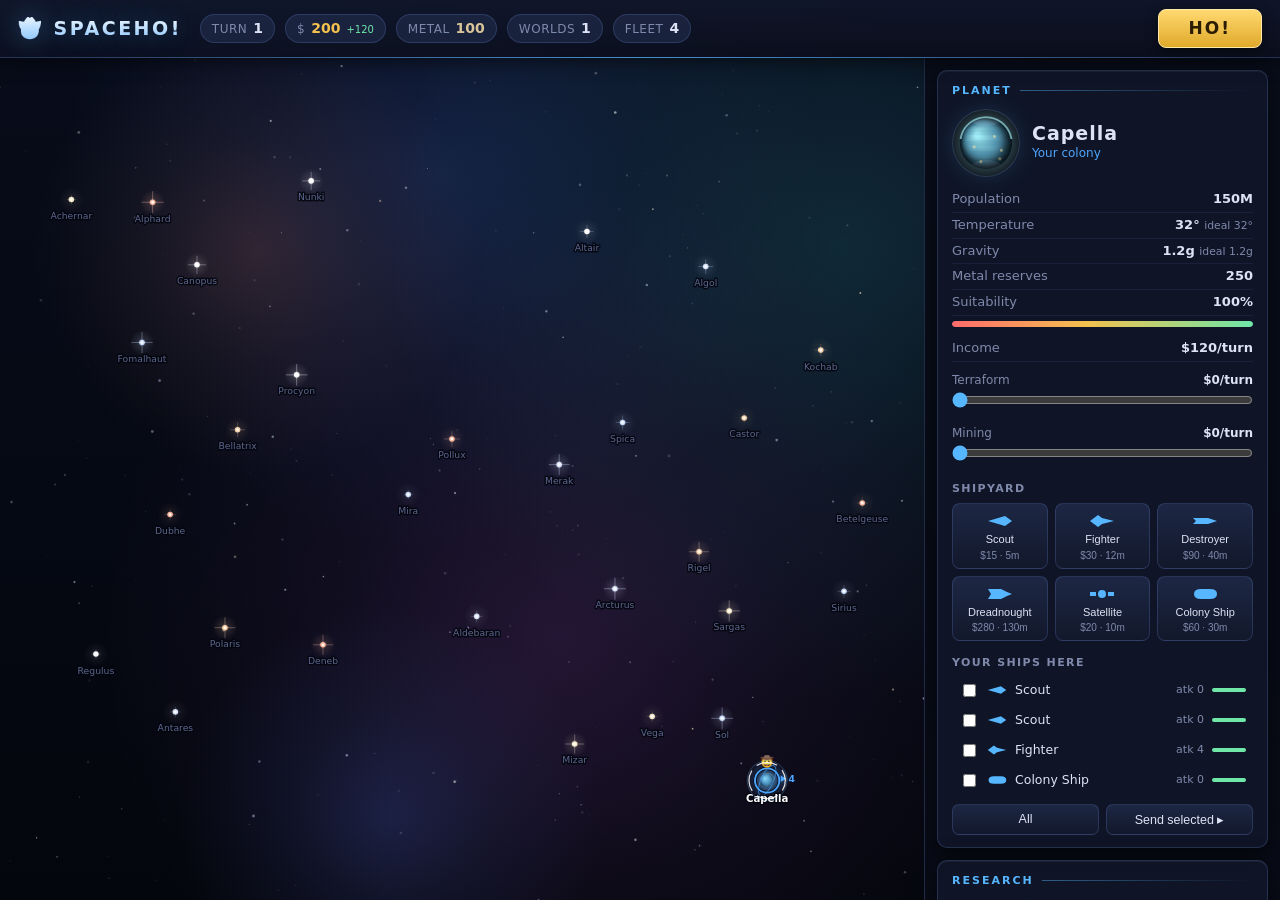
<file: dev.html>
<!DOCTYPE html>
<html lang="en">
<head>
  <meta charset="utf-8">
  <meta name="viewport" content="width=device-width, initial-scale=1">
  <title>SpaceHo! — a Spaceward Ho! tribute</title>
  <link rel="stylesheet" href="css/style.css">
</head>
<body>
  <header>
    <h1>🤠 SpaceHo!</h1>
    <div id="status"></div>
    <button id="ho-button" title="End turn (Enter)">Ho!</button>
  </header>

  <main>
    <div id="map-wrap">
      <canvas id="map"></canvas>
      <div id="flash"></div>
    </div>
    <aside id="sidebar">
      <section id="planet"></section>
      <section id="tech"></section>
      <section id="empires"></section>
      <section id="reports">
        <h2>Reports</h2>
        <div id="messages"></div>
      </section>
      <section id="help">
        <h2>How to play</h2>
        <p>Grow colonies, terraform worlds toward your ideal temperature, mine
        metal, fund research, and build fleets. Send a colony ship to an
        uninhabited star to settle it; send warships to bombard enemy worlds.
        Eliminate every rival empire to win.<br><br>
        <kbd>Enter</kbd> ends your turn · <kbd>Esc</kbd> cancels a fleet order ·
        right-click the map to cancel targeting.</p>
      </section>
    </aside>
  </main>

  <div id="gameover">
    <div class="panel">
      <h1></h1>
      <p></p>
      <button id="new-game">New Game</button>
    </div>
  </div>

  <script src="js/data.js"></script>
  <script src="js/model.js"></script>
  <script src="js/ai.js"></script>
  <script src="js/ui.js"></script>
  <script src="js/main.js"></script>
</body>
</html>
</file>
<file: css/style.css>
/* SpaceHo! — dark-space UI: glass panels, neon accents, gold "Ho!" button. */

:root {
  --bg: #05070f;
  --bg2: #0a0f1e;
  --panel: rgba(19, 25, 45, 0.72);
  --panel-solid: #131930;
  --panel-hi: rgba(38, 48, 82, 0.55);
  --border: rgba(94, 122, 190, 0.28);
  --border-hi: rgba(120, 190, 255, 0.6);
  --text: #dde3f4;
  --dim: #7f89ab;
  --accent: #56b6ff;
  --accent-dim: #2b6fa8;
  --gold: #f2c14e;
  --danger: #ff6b6b;
  --good: #6ee7a8;
  --shadow: 0 6px 24px rgba(0, 0, 0, 0.55);
}

* { box-sizing: border-box; }

html, body { height: 100%; }

body {
  margin: 0;
  color: var(--text);
  font: 14px/1.45 'Segoe UI', system-ui, -apple-system, sans-serif;
  display: flex;
  flex-direction: column;
  overflow: hidden;
  background:
    radial-gradient(1200px 700px at 15% -10%, #142244 0%, transparent 60%),
    radial-gradient(900px 600px at 90% 110%, #2a1740 0%, transparent 55%),
    var(--bg);
}

/* ---------- header ---------- */

header {
  display: flex;
  align-items: center;
  gap: 18px;
  padding: 9px 18px;
  background: linear-gradient(180deg, rgba(16, 22, 42, 0.95), rgba(11, 15, 30, 0.85));
  border-bottom: 1px solid var(--border);
  box-shadow: 0 2px 20px rgba(0, 0, 0, 0.6);
  position: relative;
  z-index: 5;
}

header::after {
  content: '';
  position: absolute;
  left: 0; right: 0; bottom: -1px;
  height: 1px;
  background: linear-gradient(90deg, transparent, rgba(86, 182, 255, 0.7), transparent);
}

header h1 {
  margin: 0;
  font-size: 19px;
  font-weight: 700;
  letter-spacing: 2.5px;
  text-transform: uppercase;
  background: linear-gradient(180deg, #ffffff, #8fc6ff);
  -webkit-background-clip: text;
  background-clip: text;
  color: transparent;
  text-shadow: 0 0 24px rgba(86, 182, 255, 0.35);
  white-space: nowrap;
}

#status { display: flex; gap: 10px; flex: 1; flex-wrap: wrap; }

.stat {
  display: inline-flex;
  align-items: baseline;
  gap: 6px;
  padding: 3px 11px;
  font-size: 12px;
  letter-spacing: 0.5px;
  text-transform: uppercase;
  color: var(--dim);
  background: var(--panel-hi);
  border: 1px solid var(--border);
  border-radius: 999px;
  white-space: nowrap;
}
.stat b { font-size: 14px; color: var(--text); letter-spacing: 0; }
.stat small { color: var(--good); letter-spacing: 0; text-transform: none; }
.stat.metal b { color: #d8c39a; }
.stat.money b { color: var(--gold); }

#ho-button {
  font: 700 17px/1 'Segoe UI', system-ui, sans-serif;
  letter-spacing: 2px;
  text-transform: uppercase;
  padding: 10px 30px;
  color: #2b1d02;
  background: linear-gradient(180deg, #ffd970, #e0a92a);
  border: 1px solid #ffe9a8;
  border-radius: 8px;
  cursor: pointer;
  box-shadow: 0 0 0 rgba(242, 193, 78, 0.7), 0 3px 12px rgba(0, 0, 0, 0.5);
  animation: hoPulse 2.6s ease-in-out infinite;
  transition: transform 0.12s ease, filter 0.12s ease;
}
#ho-button:hover { filter: brightness(1.12); transform: translateY(-1px); }
#ho-button:active { transform: translateY(1px); }
#ho-button:disabled { opacity: 0.45; cursor: default; animation: none; }

@keyframes hoPulse {
  0%, 100% { box-shadow: 0 0 0 0 rgba(242, 193, 78, 0.45), 0 3px 12px rgba(0,0,0,0.5); }
  50%      { box-shadow: 0 0 22px 3px rgba(242, 193, 78, 0.28), 0 3px 12px rgba(0,0,0,0.5); }
}

/* ---------- layout ---------- */

main { flex: 1; display: flex; min-height: 0; }

#map-wrap {
  flex: 1;
  position: relative;
  min-width: 0;
  background: #04060d;
  overflow: hidden;
}

#map { display: block; width: 100%; height: 100%; cursor: crosshair; }

/* vignette so the map edges fall away into darkness */
#map-wrap::after {
  content: '';
  position: absolute;
  inset: 0;
  pointer-events: none;
  background: radial-gradient(120% 120% at 50% 50%, transparent 55%, rgba(0, 0, 0, 0.65) 100%);
}

#flash {
  position: absolute;
  bottom: 22px;
  left: 50%;
  transform: translate(-50%, 10px);
  background: rgba(12, 18, 36, 0.94);
  border: 1px solid var(--border-hi);
  border-radius: 8px;
  padding: 9px 20px;
  font-size: 13px;
  letter-spacing: 0.3px;
  box-shadow: var(--shadow), 0 0 24px rgba(86, 182, 255, 0.18);
  opacity: 0;
  transition: opacity 0.25s ease, transform 0.25s ease;
  pointer-events: none;
  z-index: 3;
}
#flash.show { opacity: 1; transform: translate(-50%, 0); }
#flash.warn { border-color: var(--danger); box-shadow: var(--shadow), 0 0 24px rgba(255, 107, 107, 0.22); }

/* ---------- sidebar ---------- */

#sidebar {
  width: 356px;
  flex: 0 0 356px;
  overflow-y: auto;
  overflow-x: hidden;
  background: linear-gradient(180deg, rgba(10, 14, 28, 0.9), rgba(8, 11, 22, 0.95));
  border-left: 1px solid var(--border);
  padding: 12px;
  display: flex;
  flex-direction: column;
  gap: 12px;
}

section {
  background: var(--panel);
  border: 1px solid var(--border);
  border-radius: 10px;
  padding: 12px 14px;
  box-shadow: inset 0 1px 0 rgba(255, 255, 255, 0.05), var(--shadow);
}

h2 {
  margin: 0 0 10px;
  font-size: 11px;
  font-weight: 700;
  text-transform: uppercase;
  letter-spacing: 2px;
  color: var(--accent);
  display: flex;
  align-items: center;
  gap: 8px;
}
h2::after {
  content: '';
  flex: 1;
  height: 1px;
  background: linear-gradient(90deg, rgba(86, 182, 255, 0.45), transparent);
}

h3 {
  margin: 14px 0 6px;
  font-size: 11px;
  text-transform: uppercase;
  letter-spacing: 1.4px;
  color: var(--dim);
}

.dim { color: var(--dim); }

/* planet header with its rendered portrait */
.planet-head { display: flex; align-items: center; gap: 12px; margin-bottom: 10px; }
#planet-portrait {
  width: 68px; height: 68px;
  flex: 0 0 68px;
  border-radius: 50%;
  background: #05070f;
  box-shadow: 0 0 22px rgba(86, 182, 255, 0.14), inset 0 0 0 1px var(--border);
}
.planet-title { min-width: 0; }
.planet-title .name {
  font-size: 19px;
  font-weight: 600;
  letter-spacing: 1px;
  line-height: 1.15;
}
.planet-title .sub { font-size: 12px; color: var(--dim); }

.kv {
  display: flex;
  justify-content: space-between;
  gap: 10px;
  padding: 3px 0;
  border-bottom: 1px solid rgba(94, 122, 190, 0.12);
  font-size: 13px;
}
.kv:last-of-type { border-bottom: none; }
.kv > span { color: var(--dim); }
.kv small { color: var(--dim); font-weight: 400; }

/* horizontal gauge used for suitability */
.gauge {
  height: 6px;
  border-radius: 3px;
  background: rgba(0, 0, 0, 0.45);
  overflow: hidden;
  margin: 5px 0 9px;
  box-shadow: inset 0 0 0 1px rgba(94, 122, 190, 0.18);
}
.gauge > i {
  display: block;
  height: 100%;
  border-radius: 3px;
  background: linear-gradient(90deg, #ff6b6b, #f2c14e 45%, #6ee7a8);
  transition: width 0.35s ease;
}

.slider-row { margin: 10px 0; }
.slider-row label {
  display: flex;
  justify-content: space-between;
  font-size: 12px;
  color: var(--dim);
  margin-bottom: 2px;
}
.slider-row label b { color: var(--text); font-weight: 600; }

input[type="range"] {
  width: 100%;
  height: 18px;
  margin: 0;
  accent-color: var(--accent);
  background: transparent;
  cursor: pointer;
}

/* shipyard */
.build-buttons { display: grid; grid-template-columns: 1fr 1fr 1fr; gap: 7px; }
button.build {
  display: flex;
  flex-direction: column;
  align-items: center;
  gap: 3px;
  background: linear-gradient(180deg, rgba(31, 41, 72, 0.9), rgba(19, 25, 45, 0.9));
  color: var(--text);
  border: 1px solid var(--border);
  border-radius: 8px;
  padding: 8px 3px 6px;
  cursor: pointer;
  font-size: 11px;
  line-height: 1.2;
  transition: transform 0.12s ease, border-color 0.12s ease, box-shadow 0.12s ease;
}
button.build svg { width: 26px; height: 18px; color: var(--accent); }
button.build small { color: var(--dim); font-size: 10px; }
button.build:hover {
  border-color: var(--border-hi);
  transform: translateY(-2px);
  box-shadow: 0 4px 14px rgba(0, 0, 0, 0.5), 0 0 18px rgba(86, 182, 255, 0.14);
}
button.build:active { transform: translateY(0); }

.queue { margin-top: 9px; font-size: 12px; color: var(--dim); }
.queue-item {
  display: inline-flex;
  align-items: center;
  gap: 5px;
  background: rgba(31, 41, 72, 0.85);
  border: 1px solid var(--border);
  border-radius: 999px;
  padding: 2px 9px;
  margin: 3px 3px 0 0;
  cursor: pointer;
  color: var(--text);
  transition: border-color 0.12s ease, color 0.12s ease;
}
.queue-item:hover { border-color: var(--danger); color: var(--danger); }

/* fleet list */
.fleet { display: flex; flex-direction: column; gap: 3px; max-height: 190px; overflow-y: auto; }
.ship {
  display: flex;
  align-items: center;
  gap: 8px;
  font-size: 12.5px;
  padding: 3px 6px;
  border-radius: 6px;
  border: 1px solid transparent;
  cursor: pointer;
  transition: background 0.12s ease, border-color 0.12s ease;
}
.ship:hover { background: var(--panel-hi); border-color: var(--border); }
.ship svg { width: 20px; height: 14px; color: var(--accent); flex: 0 0 20px; }
.ship.immobile { color: var(--dim); cursor: default; }
.ship.immobile svg { color: var(--dim); }
.ship small { color: var(--dim); margin-left: auto; font-size: 11px; white-space: nowrap; }

.hpbar {
  width: 34px;
  height: 4px;
  border-radius: 2px;
  background: rgba(0, 0, 0, 0.5);
  overflow: hidden;
  flex: 0 0 34px;
}
.hpbar > i { display: block; height: 100%; background: var(--good); }
.hpbar > i.hurt { background: var(--gold); }
.hpbar > i.crit { background: var(--danger); }

.fleet-actions { display: flex; gap: 7px; margin-top: 10px; }
.fleet-actions button {
  flex: 1;
  background: linear-gradient(180deg, rgba(31, 41, 72, 0.9), rgba(19, 25, 45, 0.9));
  color: var(--text);
  border: 1px solid var(--border);
  border-radius: 7px;
  padding: 7px 5px;
  cursor: pointer;
  font-size: 12.5px;
  transition: border-color 0.12s ease, background 0.12s ease;
}
.fleet-actions button:hover { border-color: var(--border-hi); }
.fleet-actions button.active {
  background: linear-gradient(180deg, #6cc0ff, #2f8fd8);
  border-color: #a8dcff;
  color: #04121f;
  font-weight: 700;
  animation: hoPulse 1.6s ease-in-out infinite;
}

/* research */
.tech-row {
  display: grid;
  grid-template-columns: 58px 20px 1fr 74px 34px;
  align-items: center;
  gap: 7px;
  padding: 4px 0;
  font-size: 11.5px;
}
.tech-name { color: var(--dim); text-transform: uppercase; letter-spacing: 0.6px; }
.tech-level {
  text-align: center;
  font-weight: 700;
  color: var(--accent);
  text-shadow: 0 0 10px rgba(86, 182, 255, 0.5);
}
.bar {
  height: 7px;
  background: rgba(0, 0, 0, 0.45);
  border-radius: 4px;
  overflow: hidden;
  box-shadow: inset 0 0 0 1px rgba(94, 122, 190, 0.18);
}
.bar-fill {
  height: 100%;
  width: 0;
  border-radius: 4px;
  background: linear-gradient(90deg, var(--accent-dim), var(--accent));
  box-shadow: 0 0 10px rgba(86, 182, 255, 0.5);
  transition: width 0.35s ease;
}
.tech-spend { text-align: right; color: var(--dim); }
.tech-row input[type="range"] { height: 14px; }

/* reports */
#messages { max-height: 180px; overflow-y: auto; }
.msg {
  padding: 4px 0 4px 10px;
  font-size: 12.5px;
  border-left: 2px solid var(--border);
  border-bottom: 1px solid rgba(94, 122, 190, 0.12);
  animation: msgIn 0.35s ease both;
}
.msg:last-child { border-bottom: none; }
.msg.battle { border-left-color: var(--danger); }
.msg.good { border-left-color: var(--good); }
.msg.tech { border-left-color: var(--accent); }

@keyframes msgIn {
  from { opacity: 0; transform: translateX(-6px); }
  to   { opacity: 1; transform: none; }
}

#help p { margin: 0; font-size: 11.5px; color: var(--dim); line-height: 1.55; }
#help kbd {
  background: var(--panel-hi);
  border: 1px solid var(--border);
  border-radius: 4px;
  padding: 0 5px;
  font: inherit;
  color: var(--text);
}

/* empire standings */
.empire {
  display: flex;
  align-items: center;
  gap: 8px;
  font-size: 12.5px;
  padding: 3px 0;
}
.empire .dot {
  width: 9px; height: 9px;
  border-radius: 50%;
  flex: 0 0 9px;
  box-shadow: 0 0 8px currentColor;
}
.empire .who { flex: 1; }
.empire.dead { opacity: 0.4; text-decoration: line-through; }
.empire b { color: var(--text); }

/* ---------- game over ---------- */

#gameover {
  position: fixed;
  inset: 0;
  display: none;
  align-items: center;
  justify-content: center;
  background: rgba(2, 4, 10, 0.82);
  backdrop-filter: blur(6px);
  z-index: 20;
}
#gameover.show { display: flex; }
#gameover .panel {
  background: linear-gradient(180deg, rgba(24, 32, 60, 0.95), rgba(12, 17, 34, 0.95));
  border: 1px solid var(--border-hi);
  border-radius: 16px;
  padding: 40px 56px;
  text-align: center;
  box-shadow: 0 20px 70px rgba(0, 0, 0, 0.7), 0 0 60px rgba(86, 182, 255, 0.15);
  animation: panelIn 0.45s cubic-bezier(0.2, 0.9, 0.3, 1.3) both;
}
@keyframes panelIn {
  from { opacity: 0; transform: scale(0.9) translateY(14px); }
  to   { opacity: 1; transform: none; }
}
#gameover h1 {
  margin: 0 0 8px;
  font-size: 30px;
  letter-spacing: 2px;
}
#gameover p { margin: 0 0 22px; color: var(--dim); font-size: 13px; }
#new-game {
  font: 700 15px/1 'Segoe UI', system-ui, sans-serif;
  letter-spacing: 1.5px;
  text-transform: uppercase;
  padding: 11px 30px;
  background: linear-gradient(180deg, #ffd970, #e0a92a);
  color: #2b1d02;
  border: 1px solid #ffe9a8;
  border-radius: 8px;
  cursor: pointer;
}
#new-game:hover { filter: brightness(1.1); }

/* ---------- scrollbars ---------- */

::-webkit-scrollbar { width: 9px; height: 9px; }
::-webkit-scrollbar-track { background: transparent; }
::-webkit-scrollbar-thumb {
  background: rgba(94, 122, 190, 0.35);
  border-radius: 5px;
}
::-webkit-scrollbar-thumb:hover { background: rgba(120, 190, 255, 0.55); }

/* ---------- narrow screens ---------- */

@media (max-width: 900px) {
  main { flex-direction: column; }
  #sidebar { width: auto; flex: 1 1 auto; border-left: none; border-top: 1px solid var(--border); }
  #map-wrap { flex: 0 0 46vh; }
  header { flex-wrap: wrap; gap: 10px; }
}
</file>
